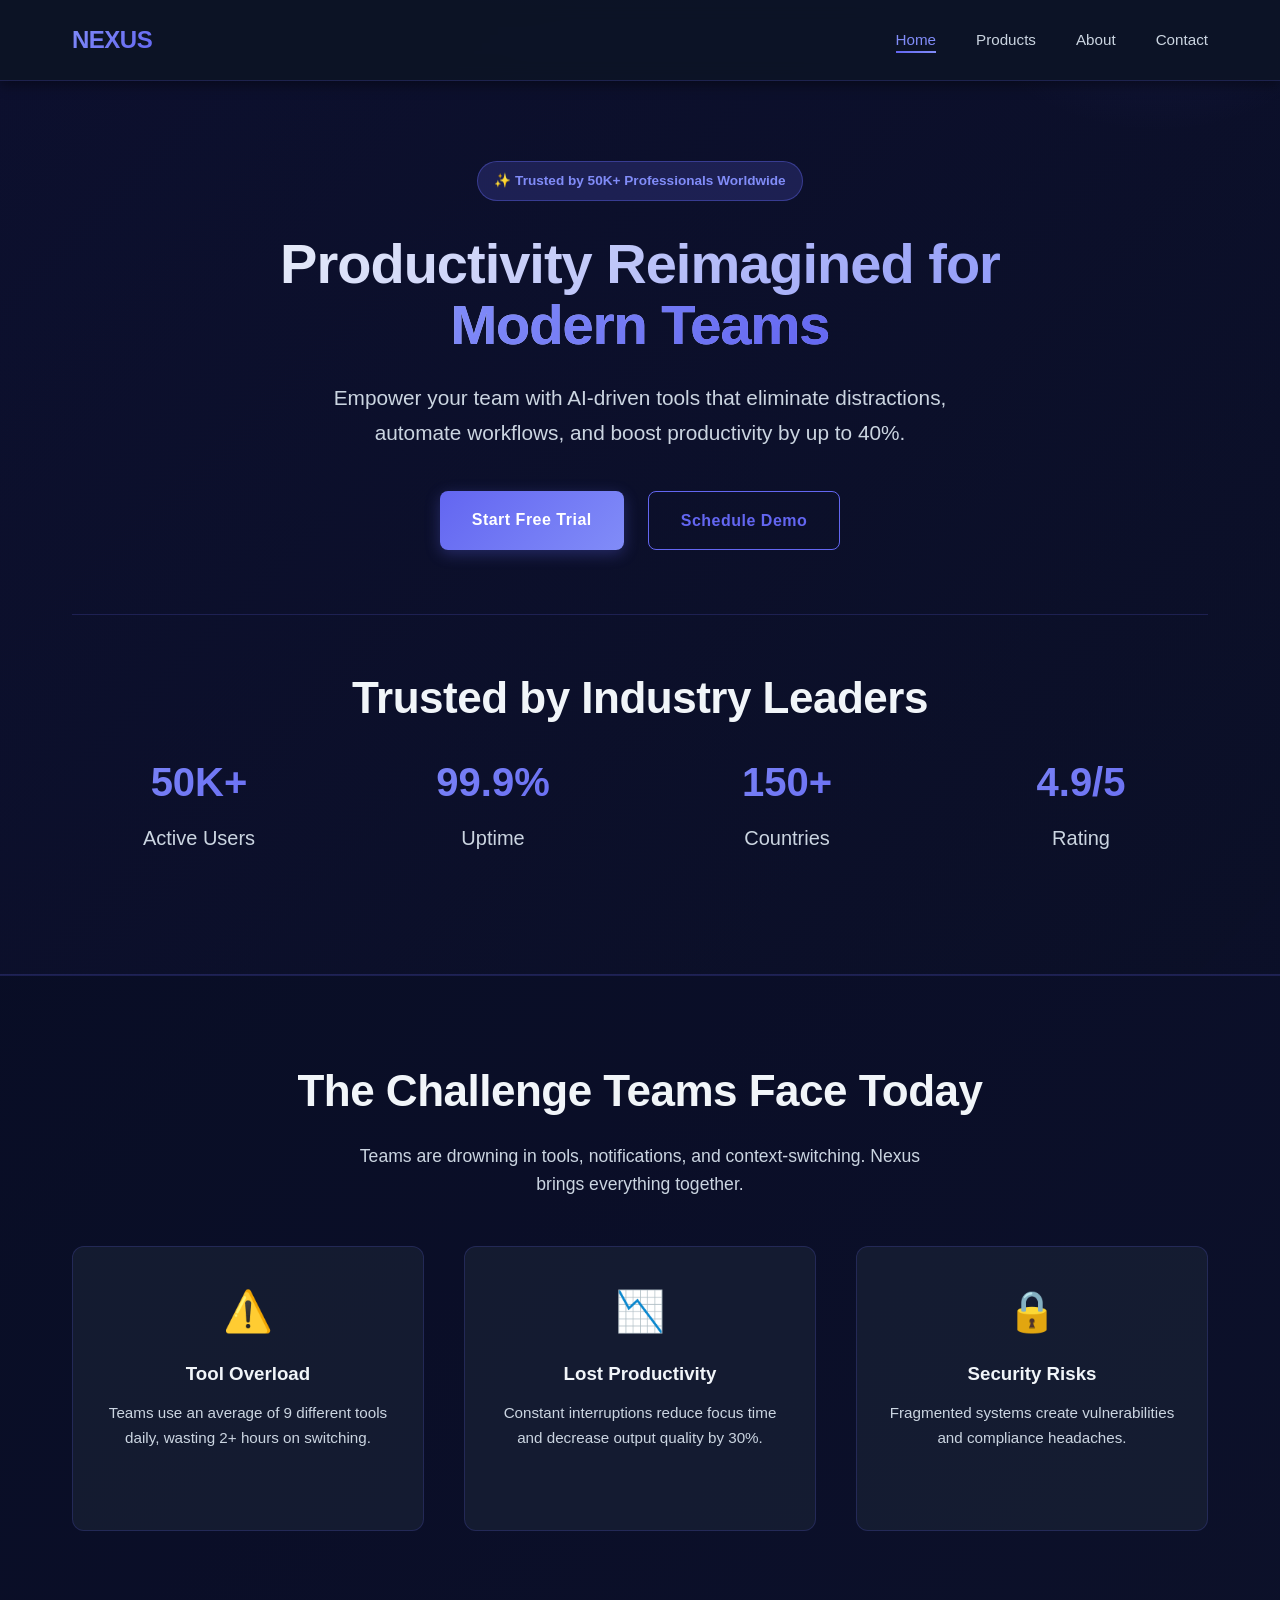
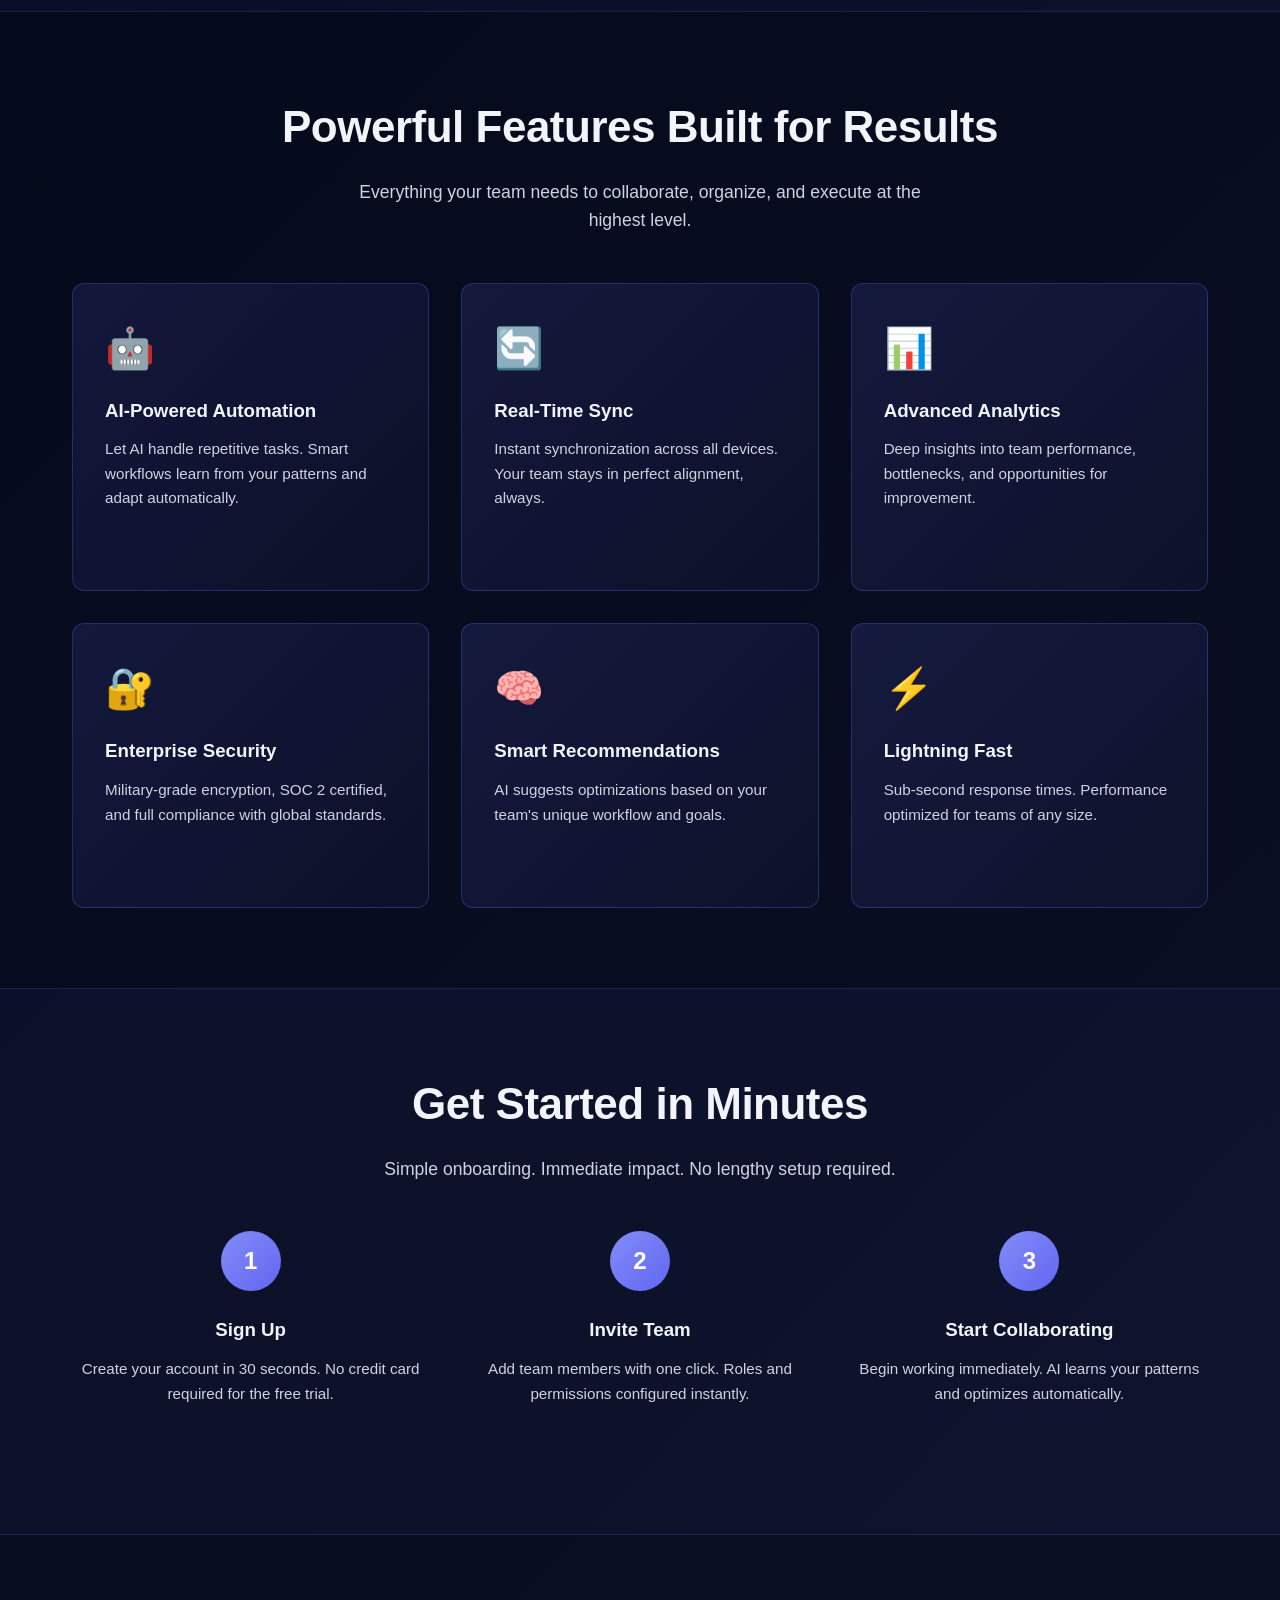
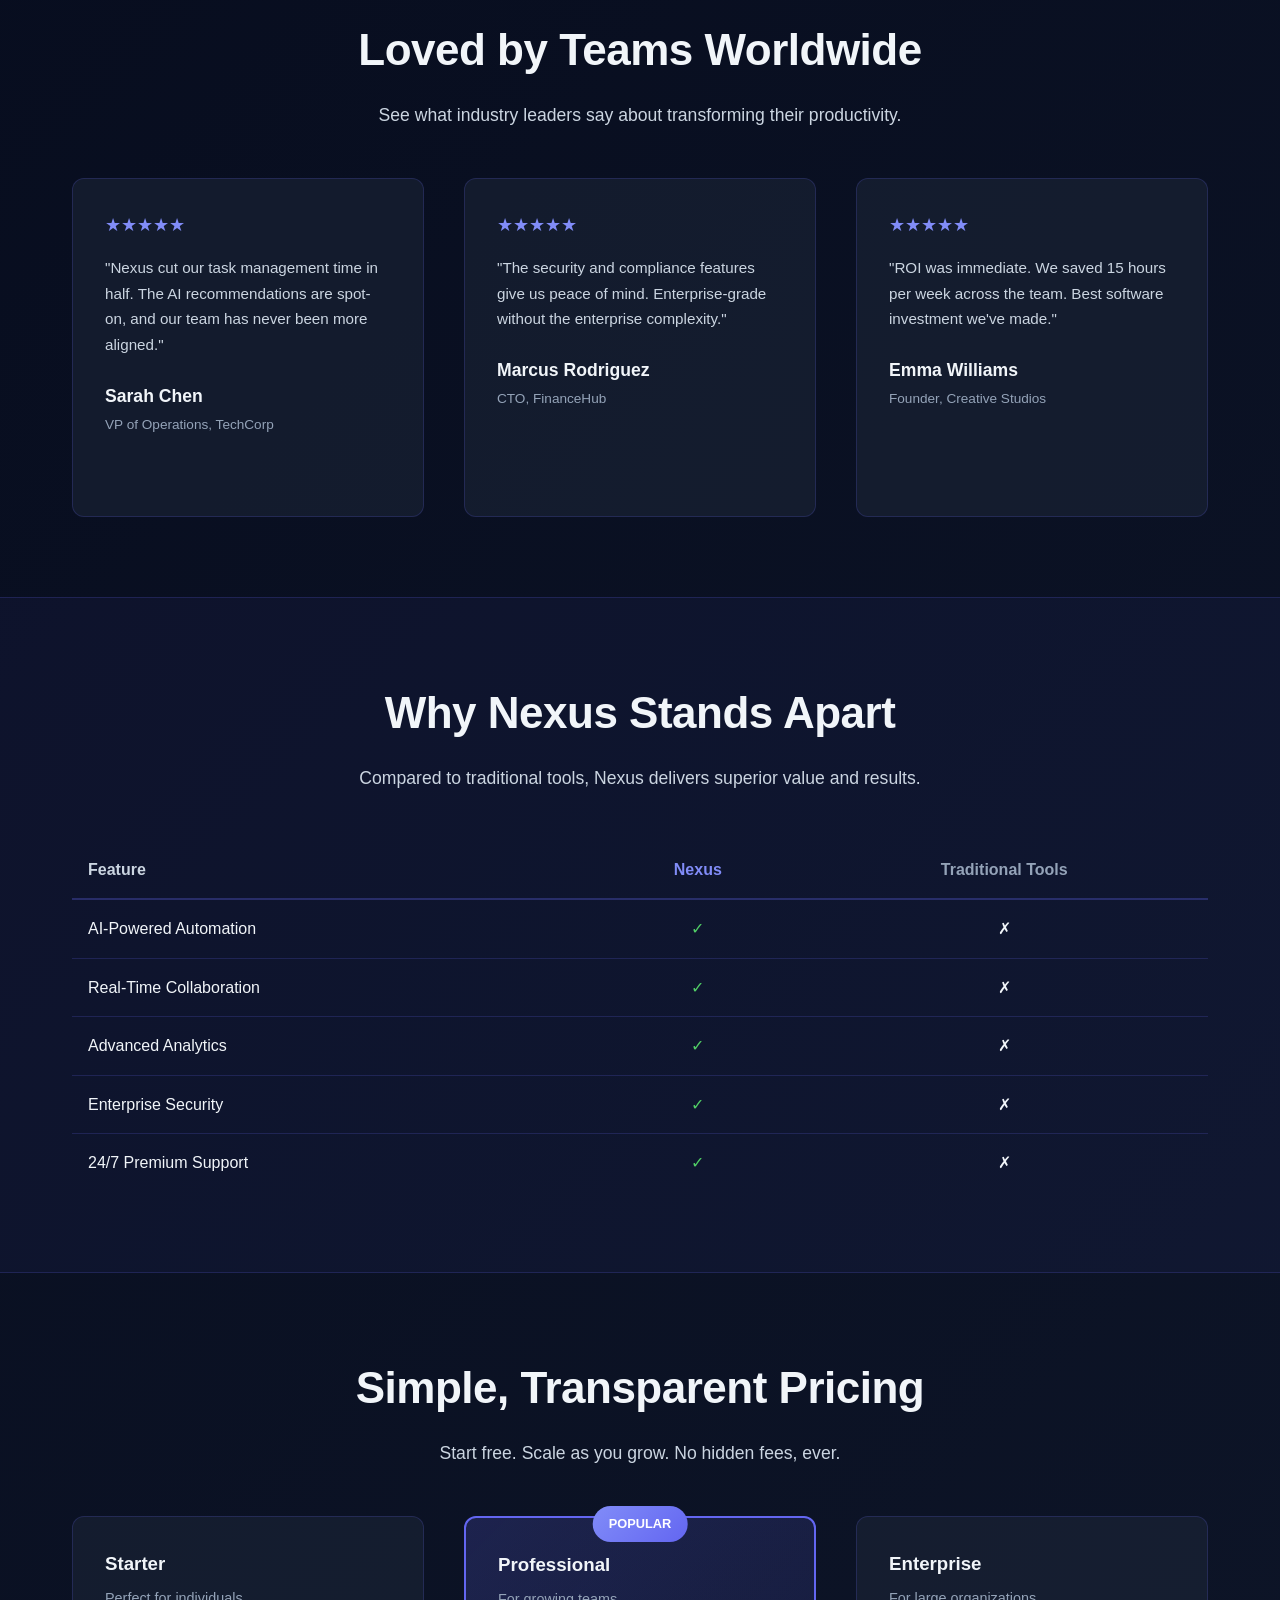
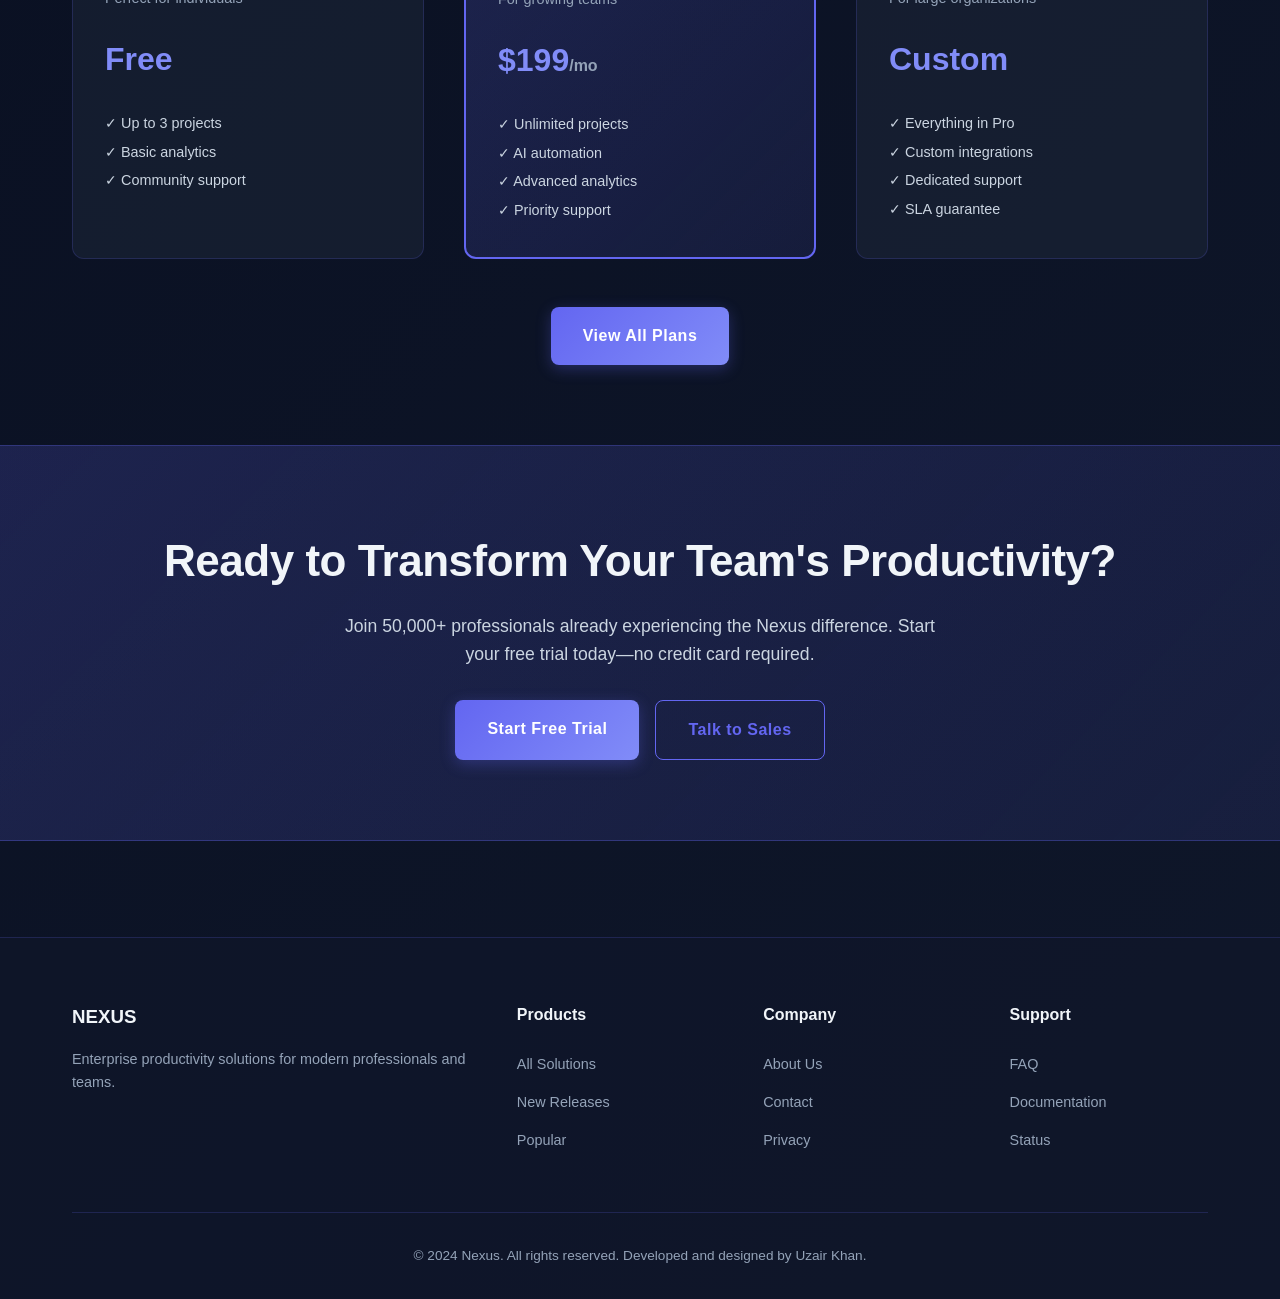
<file: index.html>
<!DOCTYPE html>
<html lang="en">
<head>
    <meta charset="UTF-8">
    <meta name="viewport" content="width=device-width, initial-scale=1.0">
    <meta name="description" content="Nexus - Enterprise productivity solutions trusted by 50K+ professionals worldwide. Boost team efficiency by 40% with AI-powered tools.">
    <meta name="keywords" content="productivity, enterprise tools, team collaboration, AI, SaaS">
    <link rel="icon" type="image/x-icon" href="assets/web-icon.jpg">
    <title>Nexus - Enterprise Productivity Redefined</title>
    <link rel="stylesheet" href="css/style.css">
</head>
<body>
    <header>
        <nav class="container">
            <div class="logo"><a href="index.html" class="active">NEXUS</a></div>
            <ul class="nav-links">
                <li><a href="index.html" class="active">Home</a></li>
                <li><a href="products.html">Products</a></li>
                <li><a href="about.html">About</a></li>
                <li><a href="contact.html">Contact</a></li>
            </ul>
            <div class="menu-toggle">
                <span></span>
                <span></span>
                <span></span>
            </div>
        </nav>
    </header>

    <section class="hero">
        <div class="container">
            <!-- Badge -->
            <div style="text-align: center; margin-bottom: 2rem;">
                <span style="display: inline-block; padding: 0.5rem 1rem; background: rgba(99, 102, 241, 0.2); border: 1px solid rgba(99, 102, 241, 0.4); border-radius: 20px; color: var(--accent-light); font-size: 0.85rem; font-weight: 600;">✨ Trusted by 50K+ Professionals Worldwide</span>
            </div>

            <h1 style="font-size: 3.5rem; line-height: 1.1; margin-bottom: 1.5rem; max-width: 900px; margin-left: auto; margin-right: auto;">
                Productivity Reimagined for <span style="background: linear-gradient(135deg, #818CF8 0%, #6366F1 100%); -webkit-background-clip: text; -webkit-text-fill-color: transparent; background-clip: text;">Modern Teams</span>
            </h1>
            
            <p style="font-size: 1.3rem; color: var(--text-secondary); max-width: 700px; margin: 0 auto 2.5rem; line-height: 1.7;">
                Empower your team with AI-driven tools that eliminate distractions, automate workflows, and boost productivity by up to 40%.
            </p>

            <div class="hero-buttons">
                <a href="products.html" class="btn btn-primary" style="padding: 1rem 2rem; font-size: 1rem;">Start Free Trial</a>
                <a href="contact.html" class="btn btn-outline" style="padding: 1rem 2rem; font-size: 1rem;">Schedule Demo</a>
            </div>
            
                
            <div  style="margin-top: 4rem; padding-top: 3rem; border-top: 1px solid rgba(99, 102, 241, 0.2)">
            <h2>Trusted by Industry Leaders</h2>
            <div class="grid-4">
                <div style="text-align: center;">
                    <div style="font-size: 2.5rem; font-weight: 800; background: linear-gradient(135deg, #818CF8 0%, #6366F1 100%); -webkit-background-clip: text; -webkit-text-fill-color: transparent; background-clip: text; margin-bottom: 0.5rem;">50K+</div>
                    <p style="color: var(--text-secondary);">Active Users</p>
                </div>
                <div style="text-align: center;">
                    <div style="font-size: 2.5rem; font-weight: 800; background: linear-gradient(135deg, #818CF8 0%, #6366F1 100%); -webkit-background-clip: text; -webkit-text-fill-color: transparent; background-clip: text; margin-bottom: 0.5rem;">99.9%</div>
                    <p style="color: var(--text-secondary);">Uptime</p>
                </div>
                <div style="text-align: center;">
                    <div style="font-size: 2.5rem; font-weight: 800; background: linear-gradient(135deg, #818CF8 0%, #6366F1 100%); -webkit-background-clip: text; -webkit-text-fill-color: transparent; background-clip: text; margin-bottom: 0.5rem;">150+</div>
                    <p style="color: var(--text-secondary);">Countries</p>
                </div>
                <div style="text-align: center;">
                    <div style="font-size: 2.5rem; font-weight: 800; background: linear-gradient(135deg, #818CF8 0%, #6366F1 100%); -webkit-background-clip: text; -webkit-text-fill-color: transparent; background-clip: text; margin-bottom: 0.5rem;">4.9/5</div>
                    <p style="color: var(--text-secondary);">Rating</p>
                </div>
            </div>
        </div>

        </div>
    </section>

  
    <section style="background: rgba(99, 102, 241, 0.05); border-top: 1px solid rgba(99, 102, 241, 0.2); border-bottom: 1px solid rgba(99, 102, 241, 0.2);">
        <div class="container">
            <h2 style="text-align: center; margin-bottom: 1rem;">The Challenge Teams Face Today</h2>
            <p style="text-align: center; color: var(--text-secondary); margin-bottom: 3rem; max-width: 600px; margin-left: auto; margin-right: auto;">Teams are drowning in tools, notifications, and context-switching. Nexus brings everything together.</p>
            
            <div class="grid-3">
                <div style="padding: 2rem; background: rgba(30, 41, 59, 0.5); border: 1px solid rgba(99, 102, 241, 0.2); border-radius: 12px; text-align: center;">
                    <div style="font-size: 2.5rem; margin-bottom: 1rem;">⚠️</div>
                    <h3 style="color: var(--text-primary); margin-bottom: 0.75rem; font-weight: 700;">Tool Overload</h3>
                    <p style="color: var(--text-secondary); font-size: 0.95rem;">Teams use an average of 9 different tools daily, wasting 2+ hours on switching.</p>
                </div>
                <div style="padding: 2rem; background: rgba(30, 41, 59, 0.5); border: 1px solid rgba(99, 102, 241, 0.2); border-radius: 12px; text-align: center;">
                    <div style="font-size: 2.5rem; margin-bottom: 1rem;">📉</div>
                    <h3 style="color: var(--text-primary); margin-bottom: 0.75rem; font-weight: 700;">Lost Productivity</h3>
                    <p style="color: var(--text-secondary); font-size: 0.95rem;">Constant interruptions reduce focus time and decrease output quality by 30%.</p>
                </div>
                <div style="padding: 2rem; background: rgba(30, 41, 59, 0.5); border: 1px solid rgba(99, 102, 241, 0.2); border-radius: 12px; text-align: center;">
                    <div style="font-size: 2.5rem; margin-bottom: 1rem;">🔒</div>
                    <h3 style="color: var(--text-primary); margin-bottom: 0.75rem; font-weight: 700;">Security Risks</h3>
                    <p style="color: var(--text-secondary); font-size: 0.95rem;">Fragmented systems create vulnerabilities and compliance headaches.</p>
                </div>
            </div>
        </div>
    </section>


    <section>
        <div class="container">
            <h2 style="text-align: center; margin-bottom: 1rem;">Powerful Features Built for Results</h2>
            <p style="text-align: center; color: var(--text-secondary); margin-bottom: 3rem; max-width: 600px; margin-left: auto; margin-right: auto;">Everything your team needs to collaborate, organize, and execute at the highest level.</p>
            
            <div style="display: grid; grid-template-columns: repeat(auto-fit, minmax(280px, 1fr)); gap: 2rem;">
                <!-- Feature 1 -->
                <div style="padding: 2rem; background: linear-gradient(135deg, rgba(99, 102, 241, 0.15) 0%, rgba(99, 102, 241, 0.05) 100%); border: 1px solid rgba(99, 102, 241, 0.3); border-radius: 12px; transition: var(--transition); cursor: pointer;" onmouseover="this.style.transform='translateY(-4px)'; this.style.boxShadow='0 12px 40px rgba(99, 102, 241, 0.2)'" onmouseout="this.style.transform='translateY(0)'; this.style.boxShadow='none'">
                    <div style="font-size: 2.5rem; margin-bottom: 1rem;">🤖</div>
                    <h3 style="color: var(--text-primary); margin-bottom: 0.75rem; font-weight: 700;">AI-Powered Automation</h3>
                    <p style="color: var(--text-secondary); font-size: 0.95rem;">Let AI handle repetitive tasks. Smart workflows learn from your patterns and adapt automatically.</p>
                </div>

               
                <div style="padding: 2rem; background: linear-gradient(135deg, rgba(99, 102, 241, 0.15) 0%, rgba(99, 102, 241, 0.05) 100%); border: 1px solid rgba(99, 102, 241, 0.3); border-radius: 12px; transition: var(--transition); cursor: pointer;" onmouseover="this.style.transform='translateY(-4px)'; this.style.boxShadow='0 12px 40px rgba(99, 102, 241, 0.2)'" onmouseout="this.style.transform='translateY(0)'; this.style.boxShadow='none'">
                    <div style="font-size: 2.5rem; margin-bottom: 1rem;">🔄</div>
                    <h3 style="color: var(--text-primary); margin-bottom: 0.75rem; font-weight: 700;">Real-Time Sync</h3>
                    <p style="color: var(--text-secondary); font-size: 0.95rem;">Instant synchronization across all devices. Your team stays in perfect alignment, always.</p>
                </div>

               
                <div style="padding: 2rem; background: linear-gradient(135deg, rgba(99, 102, 241, 0.15) 0%, rgba(99, 102, 241, 0.05) 100%); border: 1px solid rgba(99, 102, 241, 0.3); border-radius: 12px; transition: var(--transition); cursor: pointer;" onmouseover="this.style.transform='translateY(-4px)'; this.style.boxShadow='0 12px 40px rgba(99, 102, 241, 0.2)'" onmouseout="this.style.transform='translateY(0)'; this.style.boxShadow='none'">
                    <div style="font-size: 2.5rem; margin-bottom: 1rem;">📊</div>
                    <h3 style="color: var(--text-primary); margin-bottom: 0.75rem; font-weight: 700;">Advanced Analytics</h3>
                    <p style="color: var(--text-secondary); font-size: 0.95rem;">Deep insights into team performance, bottlenecks, and opportunities for improvement.</p>
                </div>

                <div style="padding: 2rem; background: linear-gradient(135deg, rgba(99, 102, 241, 0.15) 0%, rgba(99, 102, 241, 0.05) 100%); border: 1px solid rgba(99, 102, 241, 0.3); border-radius: 12px; transition: var(--transition); cursor: pointer;" onmouseover="this.style.transform='translateY(-4px)'; this.style.boxShadow='0 12px 40px rgba(99, 102, 241, 0.2)'" onmouseout="this.style.transform='translateY(0)'; this.style.boxShadow='none'">
                    <div style="font-size: 2.5rem; margin-bottom: 1rem;">🔐</div>
                    <h3 style="color: var(--text-primary); margin-bottom: 0.75rem; font-weight: 700;">Enterprise Security</h3>
                    <p style="color: var(--text-secondary); font-size: 0.95rem;">Military-grade encryption, SOC 2 certified, and full compliance with global standards.</p>
                </div>

               
                <div style="padding: 2rem; background: linear-gradient(135deg, rgba(99, 102, 241, 0.15) 0%, rgba(99, 102, 241, 0.05) 100%); border: 1px solid rgba(99, 102, 241, 0.3); border-radius: 12px; transition: var(--transition); cursor: pointer;" onmouseover="this.style.transform='translateY(-4px)'; this.style.boxShadow='0 12px 40px rgba(99, 102, 241, 0.2)'" onmouseout="this.style.transform='translateY(0)'; this.style.boxShadow='none'">
                    <div style="font-size: 2.5rem; margin-bottom: 1rem;">🧠</div>
                    <h3 style="color: var(--text-primary); margin-bottom: 0.75rem; font-weight: 700;">Smart Recommendations</h3>
                    <p style="color: var(--text-secondary); font-size: 0.95rem;">AI suggests optimizations based on your team's unique workflow and goals.</p>
                </div>

               
                <div style="padding: 2rem; background: linear-gradient(135deg, rgba(99, 102, 241, 0.15) 0%, rgba(99, 102, 241, 0.05) 100%); border: 1px solid rgba(99, 102, 241, 0.3); border-radius: 12px; transition: var(--transition); cursor: pointer;" onmouseover="this.style.transform='translateY(-4px)'; this.style.boxShadow='0 12px 40px rgba(99, 102, 241, 0.2)'" onmouseout="this.style.transform='translateY(0)'; this.style.boxShadow='none'">
                    <div style="font-size: 2.5rem; margin-bottom: 1rem;">⚡</div>
                    <h3 style="color: var(--text-primary); margin-bottom: 0.75rem; font-weight: 700;">Lightning Fast</h3>
                    <p style="color: var(--text-secondary); font-size: 0.95rem;">Sub-second response times. Performance optimized for teams of any size.</p>
                </div>
            </div>
        </div>
    </section>

    <section style="background: rgba(99, 102, 241, 0.05); border-top: 1px solid rgba(99, 102, 241, 0.2); border-bottom: 1px solid rgba(99, 102, 241, 0.2);">
        <div class="container">
            <h2 style="text-align: center; margin-bottom: 1rem;">Get Started in Minutes</h2>
            <p style="text-align: center; color: var(--text-secondary); margin-bottom: 3rem; max-width: 600px; margin-left: auto; margin-right: auto;">Simple onboarding. Immediate impact. No lengthy setup required.</p>
            
            <div style="display: grid; grid-template-columns: repeat(auto-fit, minmax(250px, 1fr)); gap: 2rem; position: relative;">
             
                <div style="text-align: center;">
                    <div style="width: 60px; height: 60px; background: linear-gradient(135deg, #818CF8 0%, #6366F1 100%); border-radius: 50%; display: flex; align-items: center; justify-content: center; color: #fff; font-size: 1.5rem; font-weight: 800; margin: 0 auto 1.5rem;">1</div>
                    <h3 style="color: var(--text-primary); margin-bottom: 0.75rem; font-weight: 700;">Sign Up</h3>
                    <p style="color: var(--text-secondary); font-size: 0.95rem;">Create your account in 30 seconds. No credit card required for the free trial.</p>
                </div>

               
                <div style="text-align: center;">
                    <div style="width: 60px; height: 60px; background: linear-gradient(135deg, #818CF8 0%, #6366F1 100%); border-radius: 50%; display: flex; align-items: center; justify-content: center; color: #fff; font-size: 1.5rem; font-weight: 800; margin: 0 auto 1.5rem;">2</div>
                    <h3 style="color: var(--text-primary); margin-bottom: 0.75rem; font-weight: 700;">Invite Team</h3>
                    <p style="color: var(--text-secondary); font-size: 0.95rem;">Add team members with one click. Roles and permissions configured instantly.</p>
                </div>

              
                <div style="text-align: center;">
                    <div style="width: 60px; height: 60px; background: linear-gradient(135deg, #818CF8 0%, #6366F1 100%); border-radius: 50%; display: flex; align-items: center; justify-content: center; color: #fff; font-size: 1.5rem; font-weight: 800; margin: 0 auto 1.5rem;">3</div>
                    <h3 style="color: var(--text-primary); margin-bottom: 0.75rem; font-weight: 700;">Start Collaborating</h3>
                    <p style="color: var(--text-secondary); font-size: 0.95rem;">Begin working immediately. AI learns your patterns and optimizes automatically.</p>
                </div>
            </div>
        </div>
    </section>

   
    <section>
        <div class="container">
            <h2 style="text-align: center; margin-bottom: 1rem;">Loved by Teams Worldwide</h2>
            <p style="text-align: center; color: var(--text-secondary); margin-bottom: 3rem; max-width: 600px; margin-left: auto; margin-right: auto;">See what industry leaders say about transforming their productivity.</p>
            
            <div class="grid-3">
               
                <div style="padding: 2rem; background: rgba(30, 41, 59, 0.5); border: 1px solid rgba(99, 102, 241, 0.2); border-radius: 12px;">
                    <div style="color: #818CF8; margin-bottom: 1rem; font-size: 1.1rem;">★★★★★</div>
                    <p style="color: var(--text-secondary); margin-bottom: 1.5rem; line-height: 1.7; font-size: 0.95rem;">"Nexus cut our task management time in half. The AI recommendations are spot-on, and our team has never been more aligned."</p>
                    <div>
                        <p style="color: var(--text-primary); font-weight: 700; margin-bottom: 0.25rem;">Sarah Chen</p>
                        <p style="color: var(--text-muted); font-size: 0.85rem;">VP of Operations, TechCorp</p>
                    </div>
                </div>

               
                <div style="padding: 2rem; background: rgba(30, 41, 59, 0.5); border: 1px solid rgba(99, 102, 241, 0.2); border-radius: 12px;">
                    <div style="color: #818CF8; margin-bottom: 1rem; font-size: 1.1rem;">★★★★★</div>
                    <p style="color: var(--text-secondary); margin-bottom: 1.5rem; line-height: 1.7; font-size: 0.95rem;">"The security and compliance features give us peace of mind. Enterprise-grade without the enterprise complexity."</p>
                    <div>
                        <p style="color: var(--text-primary); font-weight: 700; margin-bottom: 0.25rem;">Marcus Rodriguez</p>
                        <p style="color: var(--text-muted); font-size: 0.85rem;">CTO, FinanceHub</p>
                    </div>
                </div>

               
                <div style="padding: 2rem; background: rgba(30, 41, 59, 0.5); border: 1px solid rgba(99, 102, 241, 0.2); border-radius: 12px;">
                    <div style="color: #818CF8; margin-bottom: 1rem; font-size: 1.1rem;">★★★★★</div>
                    <p style="color: var(--text-secondary); margin-bottom: 1.5rem; line-height: 1.7; font-size: 0.95rem;">"ROI was immediate. We saved 15 hours per week across the team. Best software investment we've made."</p>
                    <div>
                        <p style="color: var(--text-primary); font-weight: 700; margin-bottom: 0.25rem;">Emma Williams</p>
                        <p style="color: var(--text-muted); font-size: 0.85rem;">Founder, Creative Studios</p>
                    </div>
                </div>
            </div>
        </div>
    </section>

    
    <section style="background: rgba(99, 102, 241, 0.05); border-top: 1px solid rgba(99, 102, 241, 0.2); border-bottom: 1px solid rgba(99, 102, 241, 0.2);">
        <div class="container">
            <h2 style="text-align: center; margin-bottom: 1rem;">Why Nexus Stands Apart</h2>
            <p style="text-align: center; color: var(--text-secondary); margin-bottom: 3rem; max-width: 600px; margin-left: auto; margin-right: auto;">Compared to traditional tools, Nexus delivers superior value and results.</p>
            
            <div style="overflow-x: auto;">
                <table style="width: 100%; border-collapse: collapse; color: var(--text-primary);">
                    <thead>
                        <tr style="border-bottom: 2px solid rgba(99, 102, 241, 0.3);">
                            <th style="text-align: left; padding: 1rem; color: var(--text-secondary);">Feature</th>
                            <th style="text-align: center; padding: 1rem; color: var(--accent-light); font-weight: 700;">Nexus</th>
                            <th style="text-align: center; padding: 1rem; color: var(--text-muted);">Traditional Tools</th>
                        </tr>
                    </thead>
                    <tbody>
                        <tr style="border-bottom: 1px solid rgba(99, 102, 241, 0.2);">
                            <td style="padding: 1rem;">AI-Powered Automation</td>
                            <td style="text-align: center; padding: 1rem; color: #51CF66;">✓</td>
                            <td style="text-align: center; padding: 1rem;">✗</td>
                        </tr>
                        <tr style="border-bottom: 1px solid rgba(99, 102, 241, 0.2);">
                            <td style="padding: 1rem;">Real-Time Collaboration</td>
                            <td style="text-align: center; padding: 1rem; color: #51CF66;">✓</td>
                            <td style="text-align: center; padding: 1rem;">✗</td>
                        </tr>
                        <tr style="border-bottom: 1px solid rgba(99, 102, 241, 0.2);">
                            <td style="padding: 1rem;">Advanced Analytics</td>
                            <td style="text-align: center; padding: 1rem; color: #51CF66;">✓</td>
                            <td style="text-align: center; padding: 1rem;">✗</td>
                        </tr>
                        <tr style="border-bottom: 1px solid rgba(99, 102, 241, 0.2);">
                            <td style="padding: 1rem;">Enterprise Security</td>
                            <td style="text-align: center; padding: 1rem; color: #51CF66;">✓</td>
                            <td style="text-align: center; padding: 1rem;">✗</td>
                        </tr>
                        <tr>
                            <td style="padding: 1rem;">24/7 Premium Support</td>
                            <td style="text-align: center; padding: 1rem; color: #51CF66;">✓</td>
                            <td style="text-align: center; padding: 1rem;">✗</td>
                        </tr>
                    </tbody>
                </table>
            </div>
        </div>
    </section>

    <section>
        <div class="container">
            <h2 style="text-align: center; margin-bottom: 1rem;">Simple, Transparent Pricing</h2>
            <p style="text-align: center; color: var(--text-secondary); margin-bottom: 3rem; max-width: 600px; margin-left: auto; margin-right: auto;">Start free. Scale as you grow. No hidden fees, ever.</p>
            
            <div class="grid-3">
                <!-- Starter -->
                <div style="padding: 2rem; background: rgba(30, 41, 59, 0.5); border: 1px solid rgba(99, 102, 241, 0.2); border-radius: 12px;">
                    <h3 style="color: var(--text-primary); margin-bottom: 0.5rem; font-weight: 700;">Starter</h3>
                    <p style="color: var(--text-muted); font-size: 0.9rem; margin-bottom: 1.5rem;">Perfect for individuals</p>
                    <div style="font-size: 2rem; font-weight: 800; color: var(--accent-light); margin-bottom: 1.5rem;">Free</div>
                    <ul style="color: var(--text-secondary); font-size: 0.9rem; line-height: 2;">
                        <li>✓ Up to 3 projects</li>
                        <li>✓ Basic analytics</li>
                        <li>✓ Community support</li>
                    </ul>
                </div>

               
                <div style="padding: 2rem; background: linear-gradient(135deg, rgba(99, 102, 241, 0.2) 0%, rgba(99, 102, 241, 0.1) 100%); border: 2px solid var(--accent); border-radius: 12px; position: relative;">
                    <div style="position: absolute; top: -12px; left: 50%; transform: translateX(-50%); background: linear-gradient(135deg, #818CF8 0%, #6366F1 100%); color: #fff; padding: 0.5rem 1rem; border-radius: 20px; font-size: 0.8rem; font-weight: 700;">POPULAR</div>
                    <h3 style="color: var(--text-primary); margin-bottom: 0.5rem; font-weight: 700;">Professional</h3>
                    <p style="color: var(--text-muted); font-size: 0.9rem; margin-bottom: 1.5rem;">For growing teams</p>
                    <div style="font-size: 2rem; font-weight: 800; color: var(--accent-light); margin-bottom: 1.5rem;">$199<span style="font-size: 1rem; color: var(--text-muted);">/mo</span></div>
                    <ul style="color: var(--text-secondary); font-size: 0.9rem; line-height: 2;">
                        <li>✓ Unlimited projects</li>
                        <li>✓ AI automation</li>
                        <li>✓ Advanced analytics</li>
                        <li>✓ Priority support</li>
                    </ul>
                </div>

              
                <div style="padding: 2rem; background: rgba(30, 41, 59, 0.5); border: 1px solid rgba(99, 102, 241, 0.2); border-radius: 12px;">
                    <h3 style="color: var(--text-primary); margin-bottom: 0.5rem; font-weight: 700;">Enterprise</h3>
                    <p style="color: var(--text-muted); font-size: 0.9rem; margin-bottom: 1.5rem;">For large organizations</p>
                    <div style="font-size: 2rem; font-weight: 800; color: var(--accent-light); margin-bottom: 1.5rem;">Custom</div>
                    <ul style="color: var(--text-secondary); font-size: 0.9rem; line-height: 2;">
                        <li>✓ Everything in Pro</li>
                        <li>✓ Custom integrations</li>
                        <li>✓ Dedicated support</li>
                        <li>✓ SLA guarantee</li>
                    </ul>
                </div>
            </div>

            <div style="text-align: center; margin-top: 3rem;">
                <a href="products.html" class="btn btn-primary" style="padding: 1rem 2rem; font-size: 1rem;">View All Plans</a>
            </div>
        </div>
    </section>

   
    <section style="background: linear-gradient(135deg, rgba(99, 102, 241, 0.2) 0%, rgba(99, 102, 241, 0.1) 100%); border-top: 1px solid rgba(99, 102, 241, 0.3); border-bottom: 1px solid rgba(99, 102, 241, 0.3); text-align: center;">
        <div class="container">
            <h2 style="margin-bottom: 1rem;">Ready to Transform Your Team's Productivity?</h2>
            <p style="color: var(--text-secondary); margin-bottom: 2rem; font-size: 1.1rem; max-width: 600px; margin-left: auto; margin-right: auto;">Join 50,000+ professionals already experiencing the Nexus difference. Start your free trial today—no credit card required.</p>
            <div style="display: flex; gap: 1rem; justify-content: center; flex-wrap: wrap;">
                <a href="products.html" class="btn btn-primary" style="padding: 1rem 2rem; font-size: 1rem;">Start Free Trial</a>
                <a href="contact.html" class="btn btn-outline" style="padding: 1rem 2rem; font-size: 1rem;">Talk to Sales</a>
            </div>
        </div>
    </section>

    
    <footer>
        <div class="container">
            <div class="footer-grid">
                <div class="footer-brand">
                    <h3>NEXUS</h3>
                    <p>Enterprise productivity solutions for modern professionals and teams.</p>
                </div>
                <div class="footer-links">
                    <h4>Products</h4>
                    <ul>
                        <li><a href="products.html">All Solutions</a></li>
                        <li><a href="products.html">New Releases</a></li>
                        <li><a href="products.html">Popular</a></li>
                    </ul>
                </div>
                <div class="footer-links">
                    <h4>Company</h4>
                    <ul>
                        <li><a href="about.html">About Us</a></li>
                        <li><a href="contact.html">Contact</a></li>
                        <li><a href="#privacy">Privacy</a></li>
                    </ul>
                </div>
                <div class="footer-links">
                    <h4>Support</h4>
                    <ul>
                        <li><a href="#faq">FAQ</a></li>
                        <li><a href="#docs">Documentation</a></li>
                        <li><a href="#status">Status</a></li>
                    </ul>
                </div>
            </div>
            <div class="footer-bottom">
                <p>&copy; 2024 Nexus. All rights reserved. Developed and designed by Uzair Khan.</p>
            </div>
        </div>
    </footer>

    <script src="js/script.js"></script>
</body>
</html>
</file>
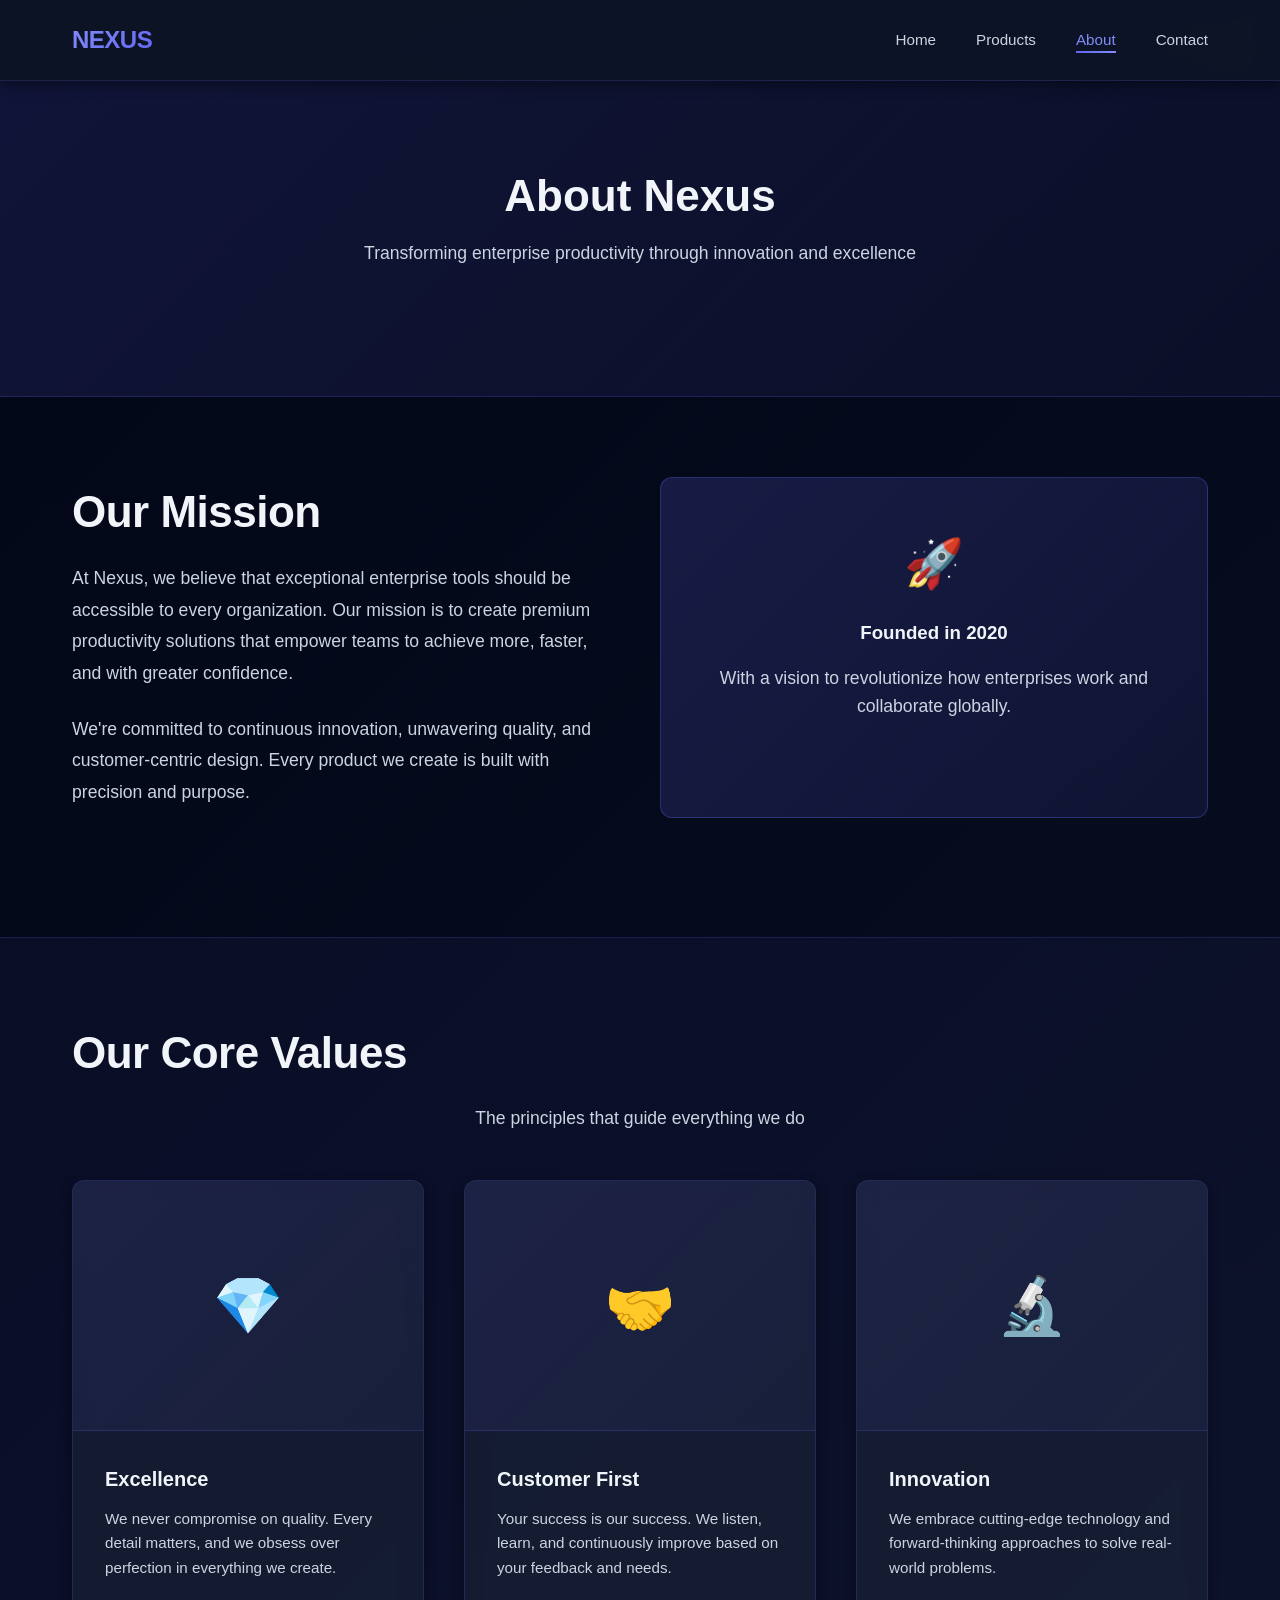
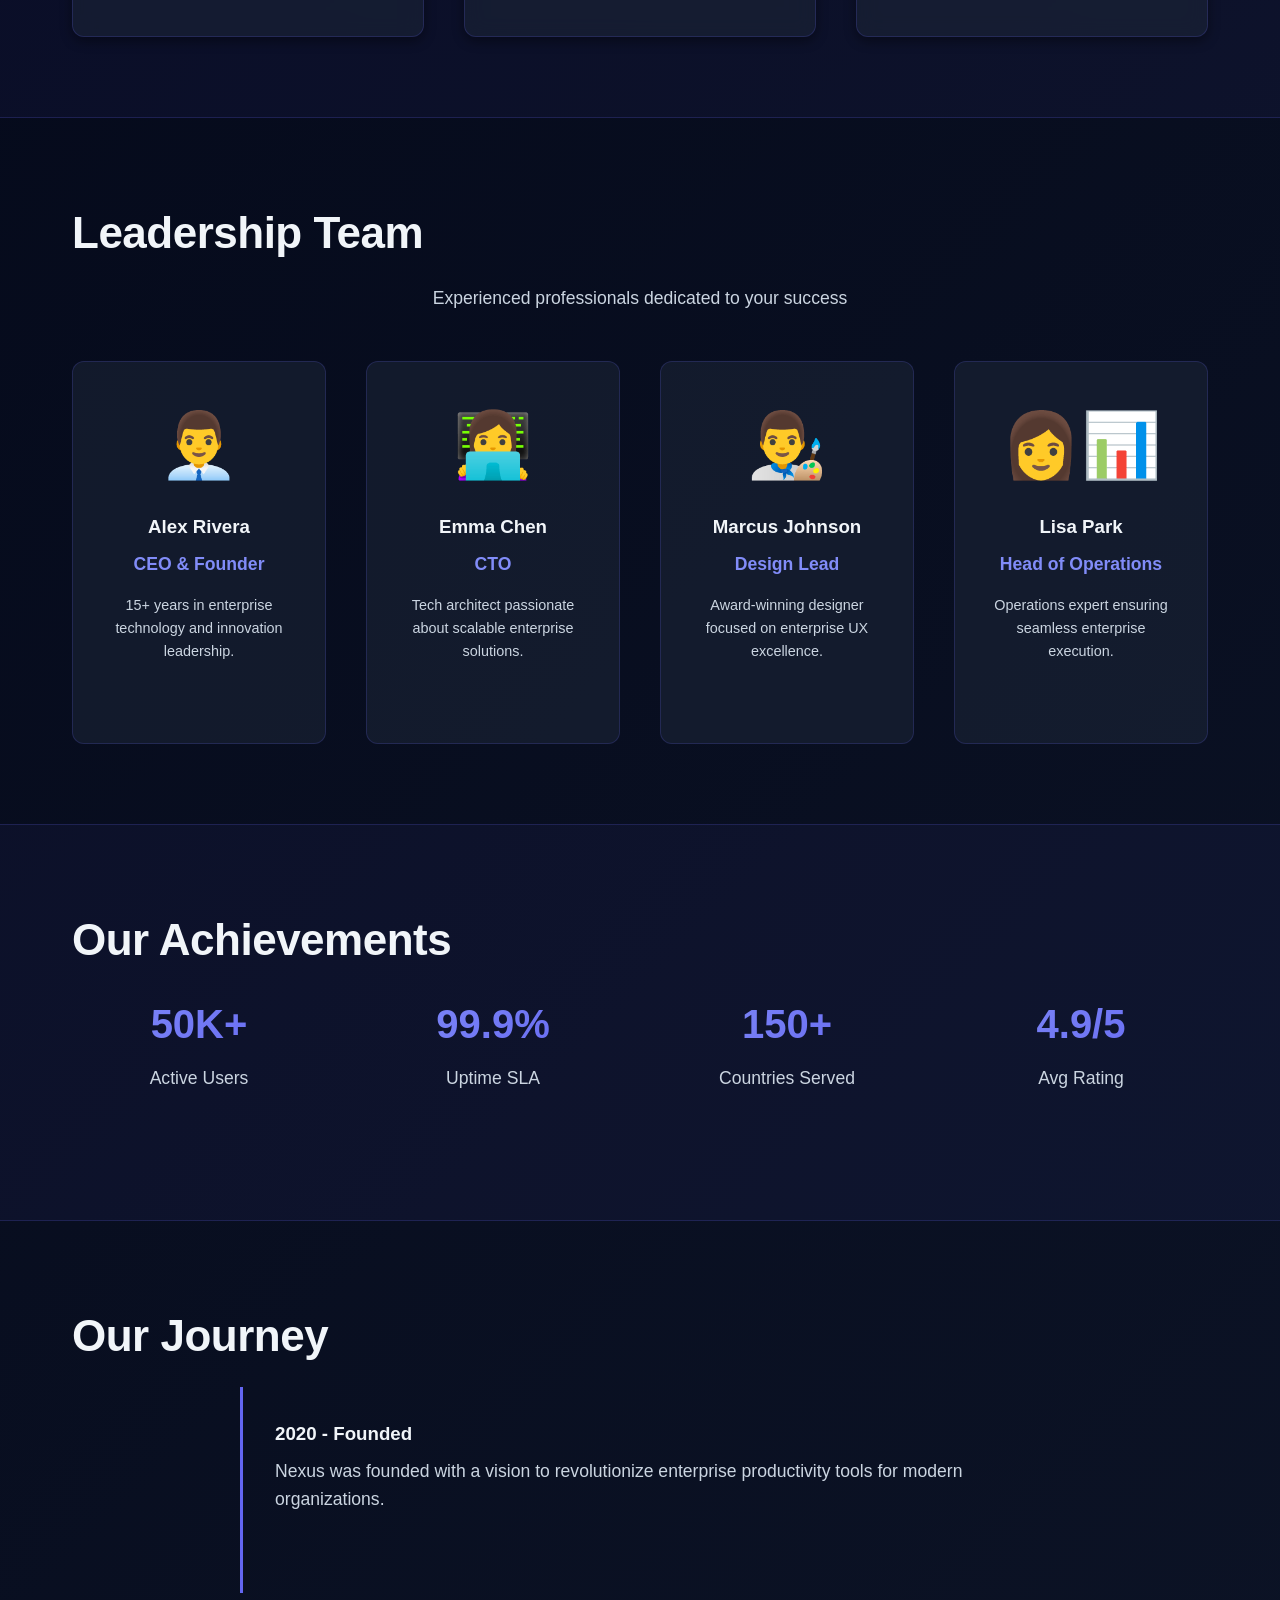
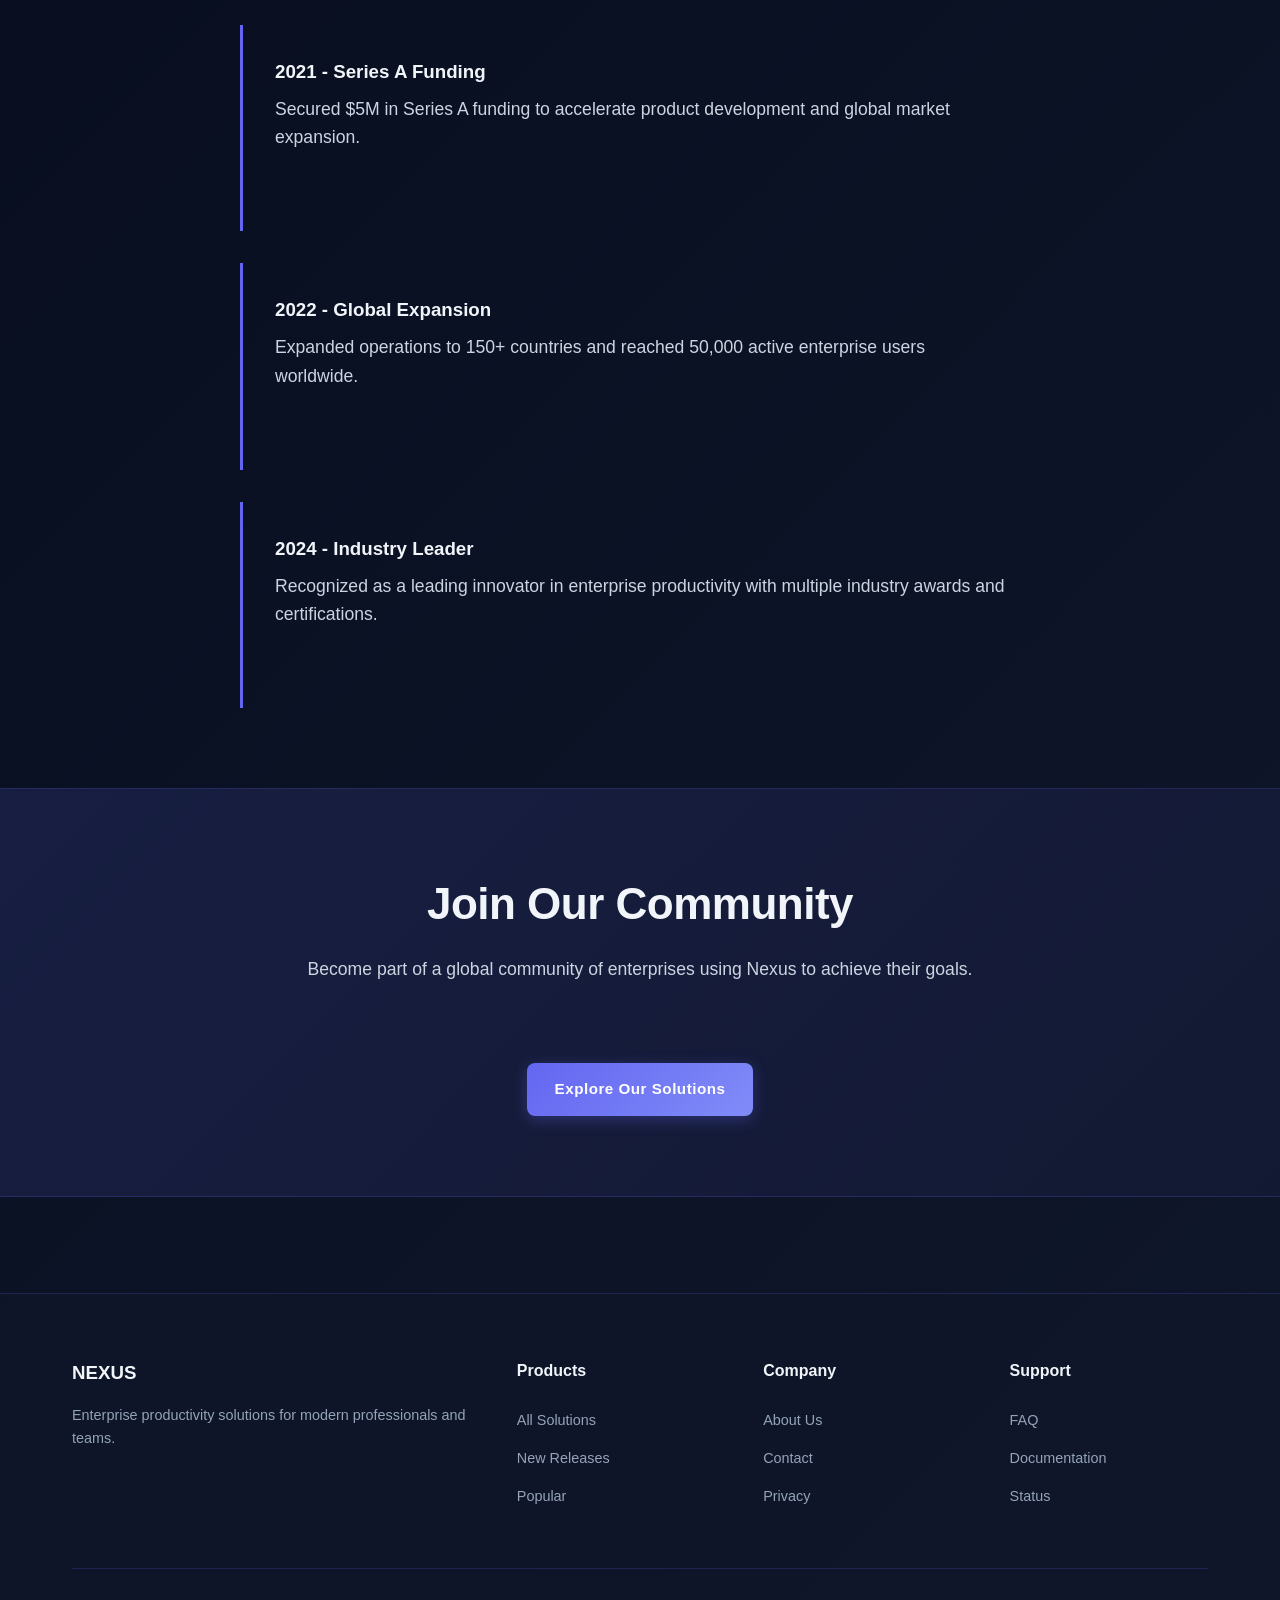
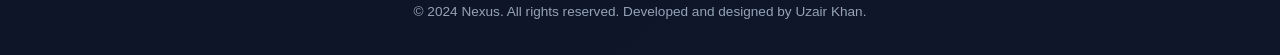
<file: about.html>
<!DOCTYPE html>
<html lang="en">
<head>
    <meta charset="UTF-8">
    <meta name="viewport" content="width=device-width, initial-scale=1.0">
    <meta name="description" content="Learn about Nexus - our mission, values, and leadership team.">
    <meta name="keywords" content="about, company, mission, team, leadership">
    <link rel="icon" type="image/x-icon" href="assets/web-icon.jpg">
    <title>About Us - Nexus</title>
    <link rel="stylesheet" href="css/style.css">
</head>
<body>

    <header>
        <nav class="container">
            <div class="logo"><a href="index.html" class="active">NEXUS</a></div>
            <ul class="nav-links">
                <li><a href="index.html">Home</a></li>
                <li><a href="products.html">Products</a></li>
                <li><a href="about.html" class="active">About</a></li>
                <li><a href="contact.html">Contact</a></li>
            </ul>
            <div class="menu-toggle">
                <span></span>
                <span></span>
                <span></span>
            </div>
        </nav>
    </header>

    
    <section style="background: linear-gradient(135deg, rgba(99, 102, 241, 0.15) 0%, rgba(99, 102, 241, 0.05) 100%); border-bottom: 1px solid rgba(99, 102, 241, 0.2); padding: 5rem 0; text-align: center;">
        <div class="container">
            <h1 style="font-size: 2.75rem; margin-bottom: 0.5rem;">About Nexus</h1>
            <p>Transforming enterprise productivity through innovation and excellence</p>
        </div>
    </section>

    
    <section>
        <div class="container">
            <div class="grid-2">
                <div>
                    <h2>Our Mission</h2>
                    <p style="color: var(--text-secondary); line-height: 1.8; margin-bottom: 1.5rem;">
                        At Nexus, we believe that exceptional enterprise tools should be accessible to every organization. Our mission is to create premium productivity solutions that empower teams to achieve more, faster, and with greater confidence.
                    </p>
                    <p style="color: var(--text-secondary); line-height: 1.8;">
                        We're committed to continuous innovation, unwavering quality, and customer-centric design. Every product we create is built with precision and purpose.
                    </p>
                </div>
                <div>
                    <div style="background: linear-gradient(135deg, rgba(99, 102, 241, 0.2) 0%, rgba(99, 102, 241, 0.1) 100%); border: 1px solid rgba(99, 102, 241, 0.3); border-radius: 12px; padding: 3rem 2rem; text-align: center;">
                        <div style="font-size: 3rem; margin-bottom: 1rem;">🚀</div>
                        <h3 style="color: var(--text-primary); margin-bottom: 0.5rem; font-weight: 700;">Founded in 2020</h3>
                        <p style="color: var(--text-secondary); margin-top: 1rem;">With a vision to revolutionize how enterprises work and collaborate globally.</p>
                    </div>
                </div>
            </div>
        </div>
    </section>

   
    <section style="background: rgba(99, 102, 241, 0.05); border-top: 1px solid rgba(99, 102, 241, 0.2); border-bottom: 1px solid rgba(99, 102, 241, 0.2);">
        <div class="container">
            <h2>Our Core Values</h2>
            <p style="text-align: center; margin-bottom: 3rem;">The principles that guide everything we do</p>
            <div class="grid-3">
                <div class="card">
                    <div class="card-image">💎</div>
                    <div class="card-content">
                        <h3 class="card-title">Excellence</h3>
                        <p class="card-description">We never compromise on quality. Every detail matters, and we obsess over perfection in everything we create.</p>
                    </div>
                </div>
                <div class="card">
                    <div class="card-image">🤝</div>
                    <div class="card-content">
                        <h3 class="card-title">Customer First</h3>
                        <p class="card-description">Your success is our success. We listen, learn, and continuously improve based on your feedback and needs.</p>
                    </div>
                </div>
                <div class="card">
                    <div class="card-image">🔬</div>
                    <div class="card-content">
                        <h3 class="card-title">Innovation</h3>
                        <p class="card-description">We embrace cutting-edge technology and forward-thinking approaches to solve real-world problems.</p>
                    </div>
                </div>
            </div>
        </div>
    </section>

   
    <section>
        <div class="container">
            <h2>Leadership Team</h2>
            <p style="text-align: center; margin-bottom: 3rem;">Experienced professionals dedicated to your success</p>
            <div class="grid-4">
                <div style="text-align: center; padding: 2rem; background: rgba(30, 41, 59, 0.5); border: 1px solid rgba(99, 102, 241, 0.2); border-radius: 12px;">
                    <div style="font-size: 4rem; margin-bottom: 1rem;">👨‍💼</div>
                    <h3 style="color: var(--text-primary); margin-bottom: 0.5rem; font-weight: 700;">Alex Rivera</h3>
                    <p style="color: var(--accent-light); font-weight: 600; margin-bottom: 1rem;">CEO & Founder</p>
                    <p style="color: var(--text-secondary); font-size: 0.9rem;">15+ years in enterprise technology and innovation leadership.</p>
                </div>
                <div style="text-align: center; padding: 2rem; background: rgba(30, 41, 59, 0.5); border: 1px solid rgba(99, 102, 241, 0.2); border-radius: 12px;">
                    <div style="font-size: 4rem; margin-bottom: 1rem;">👩‍💻</div>
                    <h3 style="color: var(--text-primary); margin-bottom: 0.5rem; font-weight: 700;">Emma Chen</h3>
                    <p style="color: var(--accent-light); font-weight: 600; margin-bottom: 1rem;">CTO</p>
                    <p style="color: var(--text-secondary); font-size: 0.9rem;">Tech architect passionate about scalable enterprise solutions.</p>
                </div>
                <div style="text-align: center; padding: 2rem; background: rgba(30, 41, 59, 0.5); border: 1px solid rgba(99, 102, 241, 0.2); border-radius: 12px;">
                    <div style="font-size: 4rem; margin-bottom: 1rem;">👨‍🎨</div>
                    <h3 style="color: var(--text-primary); margin-bottom: 0.5rem; font-weight: 700;">Marcus Johnson</h3>
                    <p style="color: var(--accent-light); font-weight: 600; margin-bottom: 1rem;">Design Lead</p>
                    <p style="color: var(--text-secondary); font-size: 0.9rem;">Award-winning designer focused on enterprise UX excellence.</p>
                </div>
                <div style="text-align: center; padding: 2rem; background: rgba(30, 41, 59, 0.5); border: 1px solid rgba(99, 102, 241, 0.2); border-radius: 12px;">
                    <div style="font-size: 4rem; margin-bottom: 1rem;">👩‍📊</div>
                    <h3 style="color: var(--text-primary); margin-bottom: 0.5rem; font-weight: 700;">Lisa Park</h3>
                    <p style="color: var(--accent-light); font-weight: 600; margin-bottom: 1rem;">Head of Operations</p>
                    <p style="color: var(--text-secondary); font-size: 0.9rem;">Operations expert ensuring seamless enterprise execution.</p>
                </div>
            </div>
        </div>
    </section>

   
    <section style="background: rgba(99, 102, 241, 0.05); border-top: 1px solid rgba(99, 102, 241, 0.2); border-bottom: 1px solid rgba(99, 102, 241, 0.2);">
        <div class="container">
            <h2>Our Achievements</h2>
            <div class="grid-4">
                <div style="text-align: center;">
                    <div style="font-size: 2.5rem; font-weight: 800; background: linear-gradient(135deg, #818CF8 0%, #6366F1 100%); -webkit-background-clip: text; -webkit-text-fill-color: transparent; background-clip: text; margin-bottom: 0.5rem;">50K+</div>
                    <p style="color: var(--text-secondary);">Active Users</p>
                </div>
                <div style="text-align: center;">
                    <div style="font-size: 2.5rem; font-weight: 800; background: linear-gradient(135deg, #818CF8 0%, #6366F1 100%); -webkit-background-clip: text; -webkit-text-fill-color: transparent; background-clip: text; margin-bottom: 0.5rem;">99.9%</div>
                    <p style="color: var(--text-secondary);">Uptime SLA</p>
                </div>
                <div style="text-align: center;">
                    <div style="font-size: 2.5rem; font-weight: 800; background: linear-gradient(135deg, #818CF8 0%, #6366F1 100%); -webkit-background-clip: text; -webkit-text-fill-color: transparent; background-clip: text; margin-bottom: 0.5rem;">150+</div>
                    <p style="color: var(--text-secondary);">Countries Served</p>
                </div>
                <div style="text-align: center;">
                    <div style="font-size: 2.5rem; font-weight: 800; background: linear-gradient(135deg, #818CF8 0%, #6366F1 100%); -webkit-background-clip: text; -webkit-text-fill-color: transparent; background-clip: text; margin-bottom: 0.5rem;">4.9/5</div>
                    <p style="color: var(--text-secondary);">Avg Rating</p>
                </div>
            </div>
        </div>
    </section>

   
    <section>
        <div class="container">
            <h2>Our Journey</h2>
            <div style="max-width: 800px; margin: 0 auto;">
                <div style="padding: 2rem; border-left: 3px solid var(--accent); margin-bottom: 2rem;">
                    <h3 style="color: var(--text-primary); margin-bottom: 0.5rem; font-weight: 700;">2020 - Founded</h3>
                    <p style="color: var(--text-secondary);">Nexus was founded with a vision to revolutionize enterprise productivity tools for modern organizations.</p>
                </div>
                <div style="padding: 2rem; border-left: 3px solid var(--accent); margin-bottom: 2rem;">
                    <h3 style="color: var(--text-primary); margin-bottom: 0.5rem; font-weight: 700;">2021 - Series A Funding</h3>
                    <p style="color: var(--text-secondary);">Secured $5M in Series A funding to accelerate product development and global market expansion.</p>
                </div>
                <div style="padding: 2rem; border-left: 3px solid var(--accent); margin-bottom: 2rem;">
                    <h3 style="color: var(--text-primary); margin-bottom: 0.5rem; font-weight: 700;">2022 - Global Expansion</h3>
                    <p style="color: var(--text-secondary);">Expanded operations to 150+ countries and reached 50,000 active enterprise users worldwide.</p>
                </div>
                <div style="padding: 2rem; border-left: 3px solid var(--accent);">
                    <h3 style="color: var(--text-primary); margin-bottom: 0.5rem; font-weight: 700;">2024 - Industry Leader</h3>
                    <p style="color: var(--text-secondary);">Recognized as a leading innovator in enterprise productivity with multiple industry awards and certifications.</p>
                </div>
            </div>
        </div>
    </section>

    
    <section style="background: linear-gradient(135deg, rgba(99, 102, 241, 0.15) 0%, rgba(99, 102, 241, 0.05) 100%); border-top: 1px solid rgba(99, 102, 241, 0.2); border-bottom: 1px solid rgba(99, 102, 241, 0.2); text-align: center;">
        <div class="container">
            <h2>Join Our Community</h2>
            <p>Become part of a global community of enterprises using Nexus to achieve their goals.</p>
            <a href="products.html" class="btn btn-primary" style="margin-top: 2rem;">Explore Our Solutions</a>
        </div>
    </section>

   
    <footer>
        <div class="container">
            <div class="footer-grid">
                <div class="footer-brand">
                    <h3>NEXUS</h3>
                    <p>Enterprise productivity solutions for modern professionals and teams.</p>
                </div>
                <div class="footer-links">
                    <h4>Products</h4>
                    <ul>
                        <li><a href="products.html">All Solutions</a></li>
                        <li><a href="products.html">New Releases</a></li>
                        <li><a href="products.html">Popular</a></li>
                    </ul>
                </div>
                <div class="footer-links">
                    <h4>Company</h4>
                    <ul>
                        <li><a href="about.html">About Us</a></li>
                        <li><a href="contact.html">Contact</a></li>
                        <li><a href="#privacy">Privacy</a></li>
                    </ul>
                </div>
                <div class="footer-links">
                    <h4>Support</h4>
                    <ul>
                        <li><a href="#faq">FAQ</a></li>
                        <li><a href="#docs">Documentation</a></li>
                        <li><a href="#status">Status</a></li>
                    </ul>
                </div>
            </div>
            <div class="footer-bottom">
                <p>&copy; 2024 Nexus. All rights reserved. Developed and designed by Uzair Khan.</p>
            </div>
        </div>
    </footer>

    <script src="js/script.js"></script>
</body>
</html>
</file>
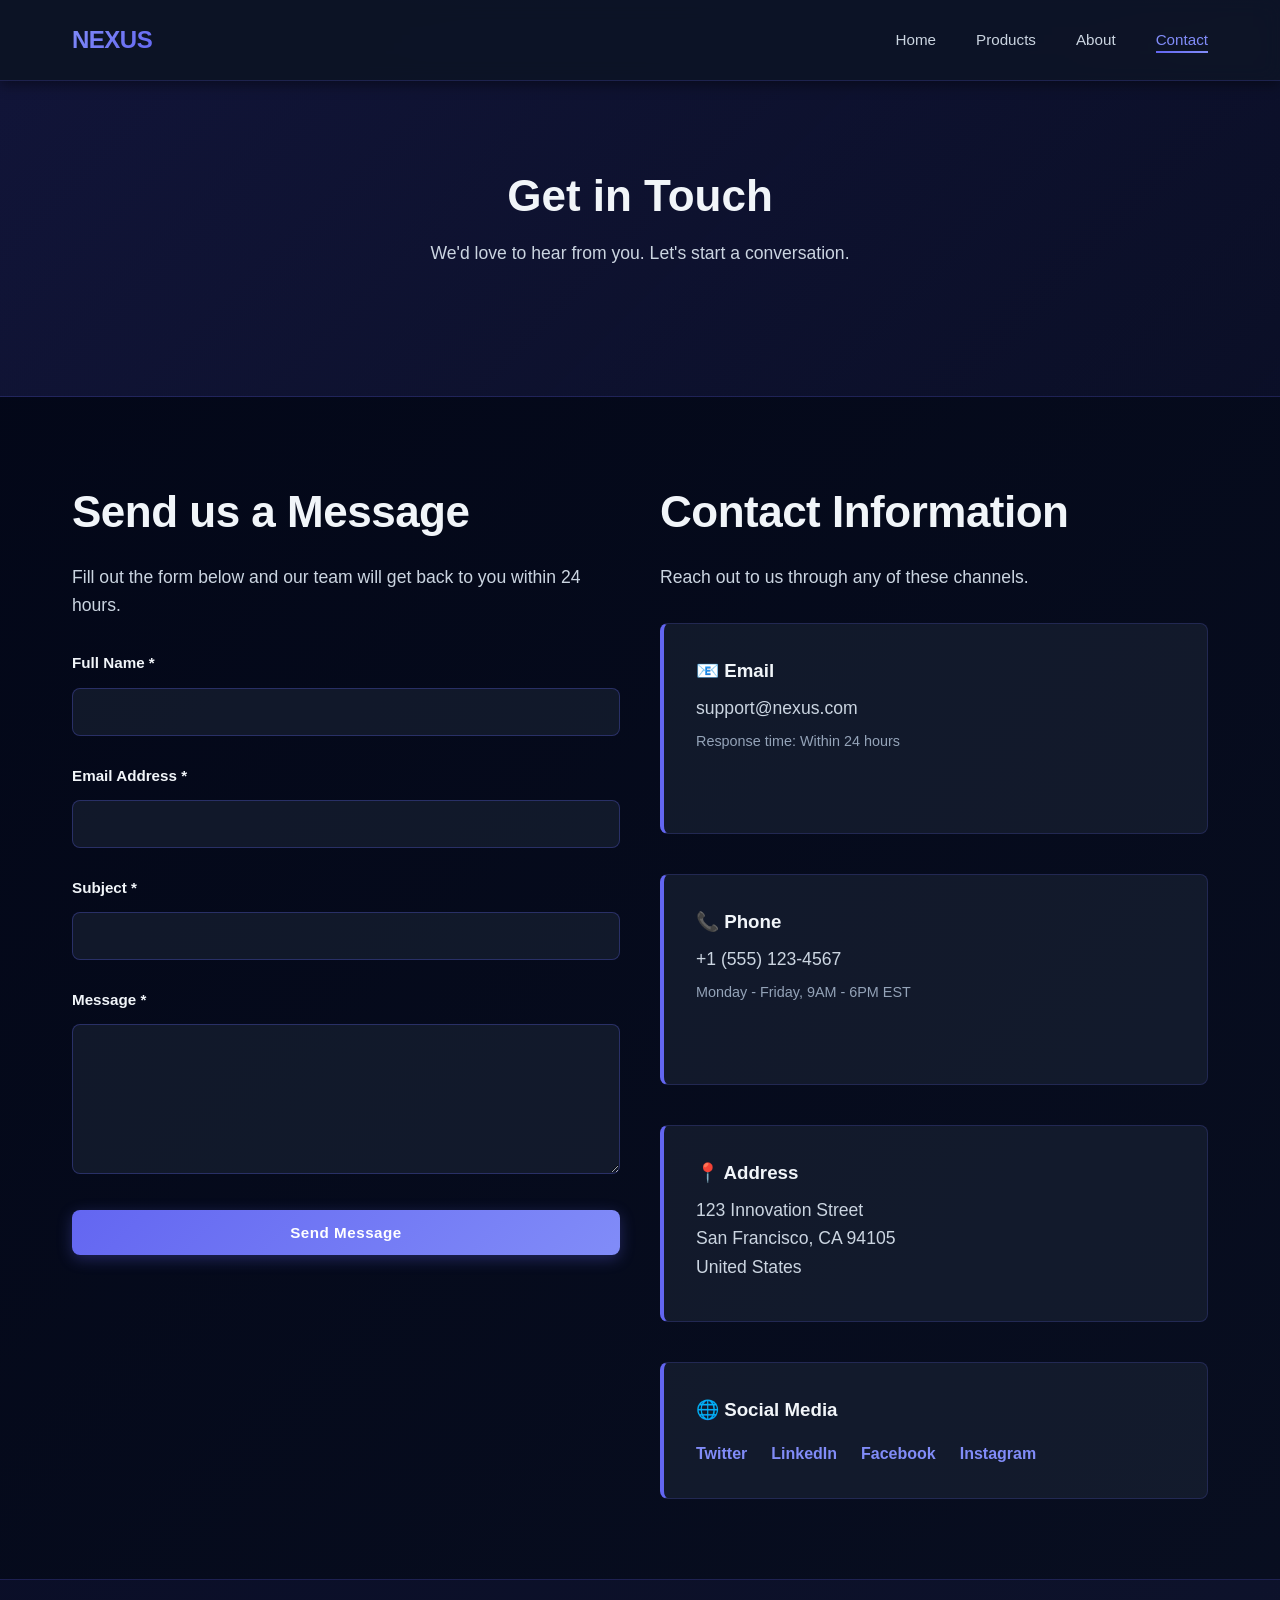
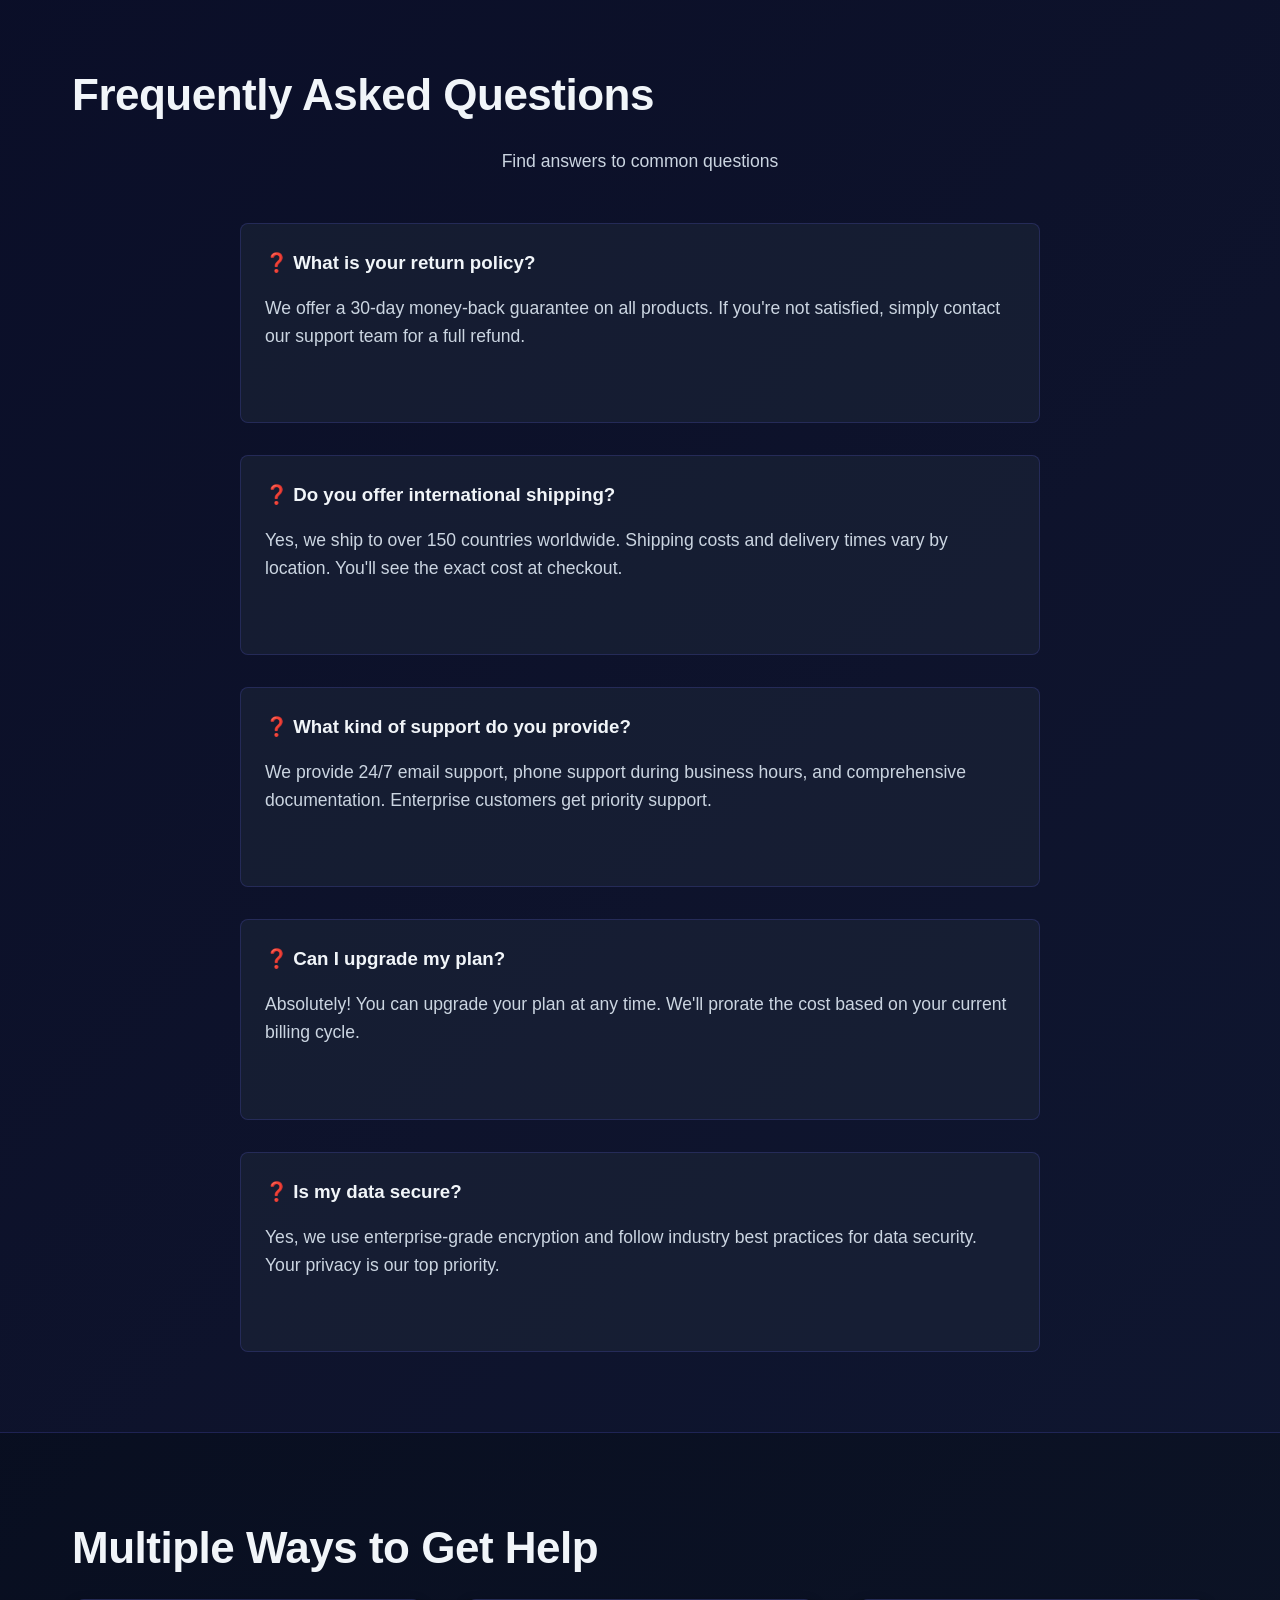
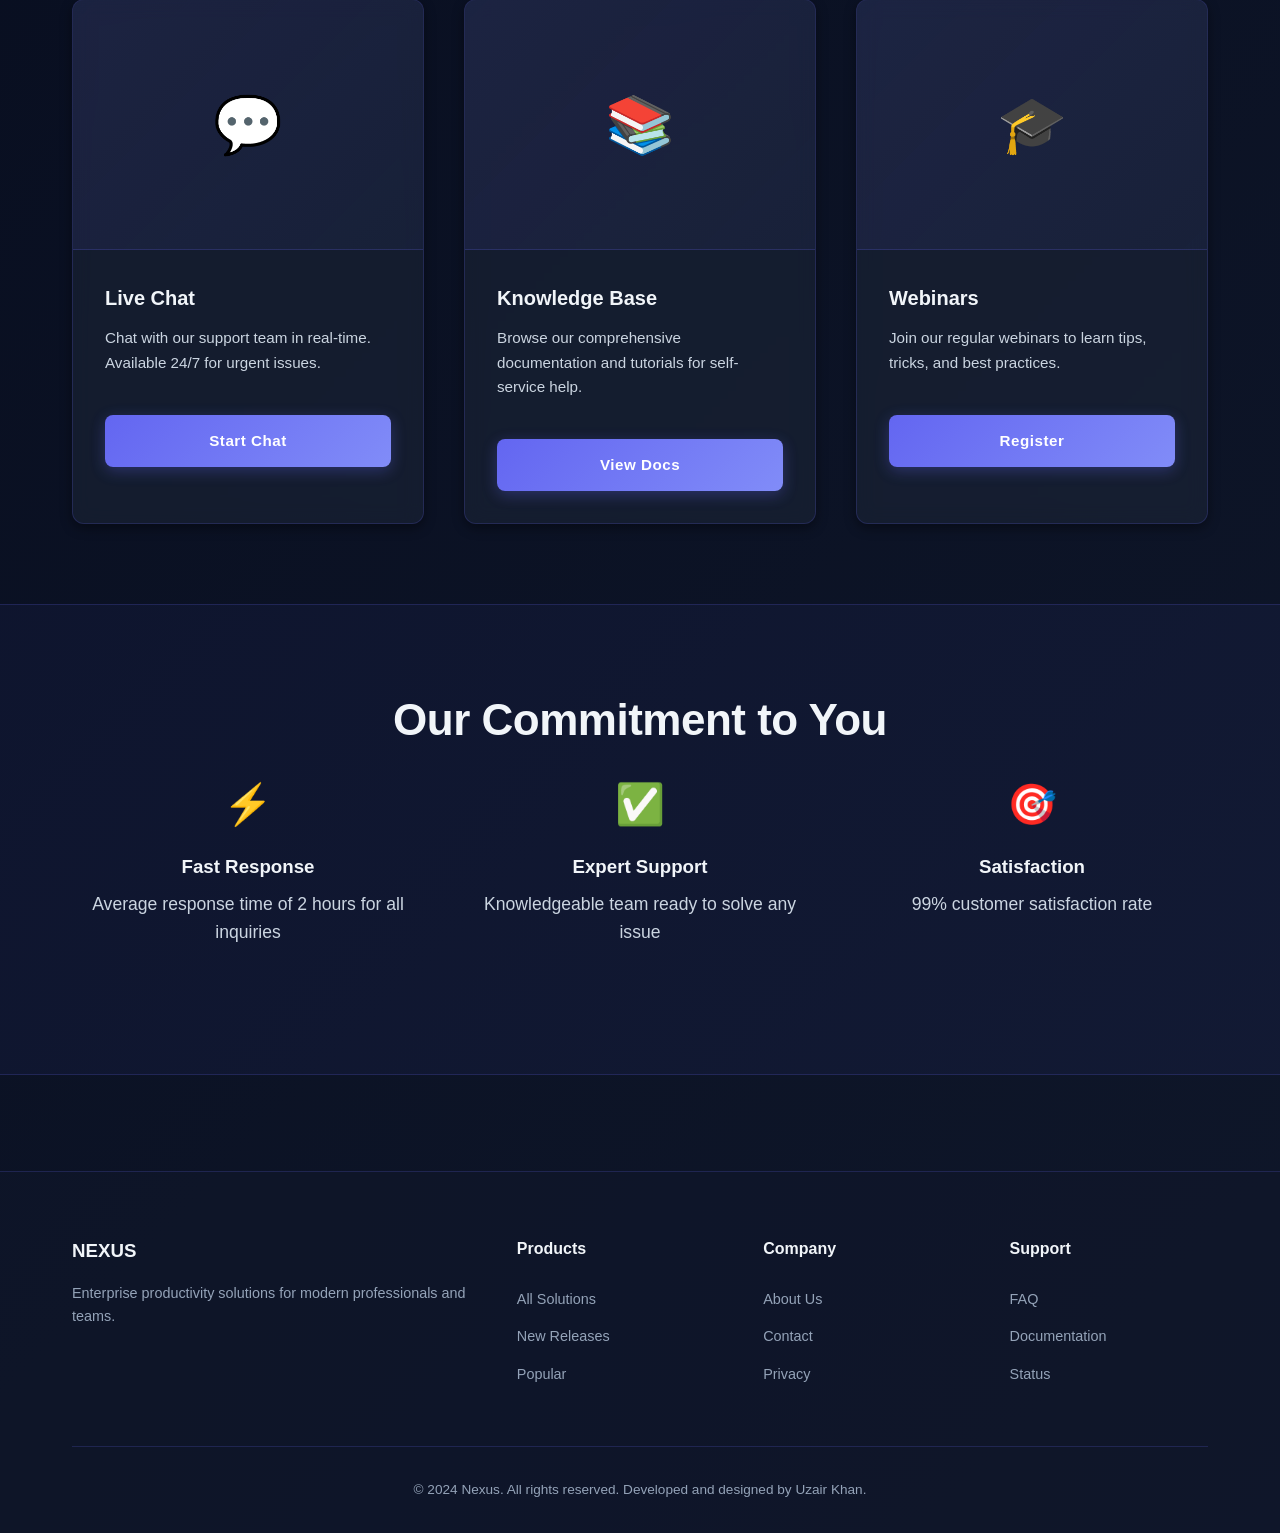
<file: contact.html>
<!DOCTYPE html>
<html lang="en">
<head>
    <meta charset="UTF-8">
    <meta name="viewport" content="width=device-width, initial-scale=1.0">
    <meta name="description" content="Get in touch with Nexus - contact us for support, inquiries, or partnerships.">
    <meta name="keywords" content="contact, support, inquiries, partnerships, sales">
    <link rel="icon" type="image/x-icon" href="assets/web-icon.jpg">
    <title>Contact Us - Nexus</title>
    <link rel="stylesheet" href="css/style.css">
</head>
<body>
   
    <header>
        <nav class="container">
            <div class="logo"><a href="index.html" class="active">NEXUS</a></div>
            <ul class="nav-links">
                <li><a href="index.html">Home</a></li>
                <li><a href="products.html">Products</a></li>
                <li><a href="about.html">About</a></li>
                <li><a href="contact.html" class="active">Contact</a></li>
            </ul>
            <div class="menu-toggle">
                <span></span>
                <span></span>
                <span></span>
            </div>
        </nav>
    </header>

    
    <section style="background: linear-gradient(135deg, rgba(99, 102, 241, 0.15) 0%, rgba(99, 102, 241, 0.05) 100%); border-bottom: 1px solid rgba(99, 102, 241, 0.2); padding: 5rem 0; text-align: center;">
        <div class="container">
            <h1 style="font-size: 2.75rem; margin-bottom: 0.5rem;">Get in Touch</h1>
            <p>We'd love to hear from you. Let's start a conversation.</p>
        </div>
    </section>

   
    <section>
        <div class="container">
            <div class="grid-2">
               
                <div>
                    <h2>Send us a Message</h2>
                    <p style="color: var(--text-secondary); margin-bottom: 2rem;">Fill out the form below and our team will get back to you within 24 hours.</p>
                    
                    <form id="contactForm">
                        <div class="form-group">
                            <label for="name">Full Name *</label>
                            <input type="text" id="name" name="name" required>
                        </div>

                        <div class="form-group">
                            <label for="email">Email Address *</label>
                            <input type="email" id="email" name="email" required>
                        </div>

                        <div class="form-group">
                            <label for="subject">Subject *</label>
                            <input type="text" id="subject" name="subject" required>
                        </div>

                        <div class="form-group">
                            <label for="message">Message *</label>
                            <textarea id="message" name="message" required></textarea>
                        </div>

                        <button type="submit" class="btn btn-primary" style="width: 100%;">Send Message</button>
                    </form>
                </div>

               
                <div>
                    <h2>Contact Information</h2>
                    <p style="color: var(--text-secondary); margin-bottom: 2rem;">Reach out to us through any of these channels.</p>

                    <div style="margin-bottom: 2.5rem; padding: 2rem; background: rgba(30, 41, 59, 0.5); border: 1px solid rgba(99, 102, 241, 0.2); border-left: 4px solid var(--accent); border-radius: 8px;">
                        <h3 style="color: var(--text-primary); margin-bottom: 0.5rem; font-weight: 700;">📧 Email</h3>
                        <p style="color: var(--text-secondary); margin-bottom: 0.5rem;">support@nexus.com</p>
                        <p style="color: var(--text-muted); font-size: 0.9rem;">Response time: Within 24 hours</p>
                    </div>

                    <div style="margin-bottom: 2.5rem; padding: 2rem; background: rgba(30, 41, 59, 0.5); border: 1px solid rgba(99, 102, 241, 0.2); border-left: 4px solid var(--accent); border-radius: 8px;">
                        <h3 style="color: var(--text-primary); margin-bottom: 0.5rem; font-weight: 700;">📞 Phone</h3>
                        <p style="color: var(--text-secondary); margin-bottom: 0.5rem;">+1 (555) 123-4567</p>
                        <p style="color: var(--text-muted); font-size: 0.9rem;">Monday - Friday, 9AM - 6PM EST</p>
                    </div>

                    <div style="margin-bottom: 2.5rem; padding: 2rem; background: rgba(30, 41, 59, 0.5); border: 1px solid rgba(99, 102, 241, 0.2); border-left: 4px solid var(--accent); border-radius: 8px;">
                        <h3 style="color: var(--text-primary); margin-bottom: 0.5rem; font-weight: 700;">📍 Address</h3>
                        <p style="color: var(--text-secondary); margin-bottom: 0.5rem;">123 Innovation Street<br>San Francisco, CA 94105<br>United States</p>
                    </div>

                    <div style="padding: 2rem; background: rgba(30, 41, 59, 0.5); border: 1px solid rgba(99, 102, 241, 0.2); border-left: 4px solid var(--accent); border-radius: 8px;">
                        <h3 style="color: var(--text-primary); margin-bottom: 0.5rem; font-weight: 700;">🌐 Social Media</h3>
                        <div style="display: flex; gap: 1.5rem; margin-top: 1rem;">
                            <a href="#twitter" style="color: var(--accent-light); font-weight: 600;">Twitter</a>
                            <a href="#linkedin" style="color: var(--accent-light); font-weight: 600;">LinkedIn</a>
                            <a href="#facebook" style="color: var(--accent-light); font-weight: 600;">Facebook</a>
                            <a href="#instagram" style="color: var(--accent-light); font-weight: 600;">Instagram</a>
                        </div>
                    </div>
                </div>
            </div>
        </div>
    </section>

  
    <section style="background: rgba(99, 102, 241, 0.05); border-top: 1px solid rgba(99, 102, 241, 0.2); border-bottom: 1px solid rgba(99, 102, 241, 0.2);">
        <div class="container">
            <h2>Frequently Asked Questions</h2>
            <p style="text-align: center; margin-bottom: 3rem;">Find answers to common questions</p>
            <div style="max-width: 800px; margin: 0 auto;">
                <div style="margin-bottom: 2rem; padding: 1.5rem; background: rgba(30, 41, 59, 0.5); border: 1px solid rgba(99, 102, 241, 0.2); border-radius: 8px;">
                    <h3 style="color: var(--text-primary); margin-bottom: 0.5rem; cursor: pointer; font-weight: 700;">❓ What is your return policy?</h3>
                    <p style="color: var(--text-secondary); margin-top: 1rem;">We offer a 30-day money-back guarantee on all products. If you're not satisfied, simply contact our support team for a full refund.</p>
                </div>

                <div style="margin-bottom: 2rem; padding: 1.5rem; background: rgba(30, 41, 59, 0.5); border: 1px solid rgba(99, 102, 241, 0.2); border-radius: 8px;">
                    <h3 style="color: var(--text-primary); margin-bottom: 0.5rem; cursor: pointer; font-weight: 700;">❓ Do you offer international shipping?</h3>
                    <p style="color: var(--text-secondary); margin-top: 1rem;">Yes, we ship to over 150 countries worldwide. Shipping costs and delivery times vary by location. You'll see the exact cost at checkout.</p>
                </div>

                <div style="margin-bottom: 2rem; padding: 1.5rem; background: rgba(30, 41, 59, 0.5); border: 1px solid rgba(99, 102, 241, 0.2); border-radius: 8px;">
                    <h3 style="color: var(--text-primary); margin-bottom: 0.5rem; cursor: pointer; font-weight: 700;">❓ What kind of support do you provide?</h3>
                    <p style="color: var(--text-secondary); margin-top: 1rem;">We provide 24/7 email support, phone support during business hours, and comprehensive documentation. Enterprise customers get priority support.</p>
                </div>

                <div style="margin-bottom: 2rem; padding: 1.5rem; background: rgba(30, 41, 59, 0.5); border: 1px solid rgba(99, 102, 241, 0.2); border-radius: 8px;">
                    <h3 style="color: var(--text-primary); margin-bottom: 0.5rem; cursor: pointer; font-weight: 700;">❓ Can I upgrade my plan?</h3>
                    <p style="color: var(--text-secondary); margin-top: 1rem;">Absolutely! You can upgrade your plan at any time. We'll prorate the cost based on your current billing cycle.</p>
                </div>

                <div style="padding: 1.5rem; background: rgba(30, 41, 59, 0.5); border: 1px solid rgba(99, 102, 241, 0.2); border-radius: 8px;">
                    <h3 style="color: var(--text-primary); margin-bottom: 0.5rem; cursor: pointer; font-weight: 700;">❓ Is my data secure?</h3>
                    <p style="color: var(--text-secondary); margin-top: 1rem;">Yes, we use enterprise-grade encryption and follow industry best practices for data security. Your privacy is our top priority.</p>
                </div>
            </div>
        </div>
    </section>

  
    <section>
        <div class="container">
            <h2>Multiple Ways to Get Help</h2>
            <div class="grid-3">
                <div class="card">
                    <div class="card-image">💬</div>
                    <div class="card-content">
                        <h3 class="card-title">Live Chat</h3>
                        <p class="card-description">Chat with our support team in real-time. Available 24/7 for urgent issues.</p>
                        <a href="#chat" class="btn btn-primary" style="width: 100%; margin-top: 1rem;">Start Chat</a>
                    </div>
                </div>

                <div class="card">
                    <div class="card-image">📚</div>
                    <div class="card-content">
                        <h3 class="card-title">Knowledge Base</h3>
                        <p class="card-description">Browse our comprehensive documentation and tutorials for self-service help.</p>
                        <a href="#kb" class="btn btn-primary" style="width: 100%; margin-top: 1rem;">View Docs</a>
                    </div>
                </div>

                <div class="card">
                    <div class="card-image">🎓</div>
                    <div class="card-content">
                        <h3 class="card-title">Webinars</h3>
                        <p class="card-description">Join our regular webinars to learn tips, tricks, and best practices.</p>
                        <a href="#webinars" class="btn btn-primary" style="width: 100%; margin-top: 1rem;">Register</a>
                    </div>
                </div>
            </div>
        </div>
    </section>

   
    <section style="background: rgba(99, 102, 241, 0.05); border-top: 1px solid rgba(99, 102, 241, 0.2); border-bottom: 1px solid rgba(99, 102, 241, 0.2); text-align: center;">
        <div class="container">
            <h2>Our Commitment to You</h2>
            <div class="grid-3">
                <div>
                    <div style="font-size: 2.5rem; margin-bottom: 1rem;">⚡</div>
                    <h3 style="color: var(--text-primary); margin-bottom: 0.5rem; font-weight: 700;">Fast Response</h3>
                    <p style="color: var(--text-secondary);">Average response time of 2 hours for all inquiries</p>
                </div>
                <div>
                    <div style="font-size: 2.5rem; margin-bottom: 1rem;">✅</div>
                    <h3 style="color: var(--text-primary); margin-bottom: 0.5rem; font-weight: 700;">Expert Support</h3>
                    <p style="color: var(--text-secondary);">Knowledgeable team ready to solve any issue</p>
                </div>
                <div>
                    <div style="font-size: 2.5rem; margin-bottom: 1rem;">🎯</div>
                    <h3 style="color: var(--text-primary); margin-bottom: 0.5rem; font-weight: 700;">Satisfaction</h3>
                    <p style="color: var(--text-secondary);">99% customer satisfaction rate</p>
                </div>
            </div>
        </div>
    </section>

 
    <footer>
        <div class="container">
            <div class="footer-grid">
                <div class="footer-brand">
                    <h3>NEXUS</h3>
                    <p>Enterprise productivity solutions for modern professionals and teams.</p>
                </div>
                <div class="footer-links">
                    <h4>Products</h4>
                    <ul>
                        <li><a href="products.html">All Solutions</a></li>
                        <li><a href="products.html">New Releases</a></li>
                        <li><a href="products.html">Popular</a></li>
                    </ul>
                </div>
                <div class="footer-links">
                    <h4>Company</h4>
                    <ul>
                        <li><a href="about.html">About Us</a></li>
                        <li><a href="contact.html">Contact</a></li>
                        <li><a href="#privacy">Privacy</a></li>
                    </ul>
                </div>
                <div class="footer-links">
                    <h4>Support</h4>
                    <ul>
                        <li><a href="#faq">FAQ</a></li>
                        <li><a href="#docs">Documentation</a></li>
                        <li><a href="#status">Status</a></li>
                    </ul>
                </div>
            </div>
            <div class="footer-bottom">
                <p>&copy; 2024 Nexus. All rights reserved. Developed and designed by Uzair Khan.</p>
            </div>
        </div>
    </footer>

    <script src="js/script.js"></script>
</body>
</html>
</file>
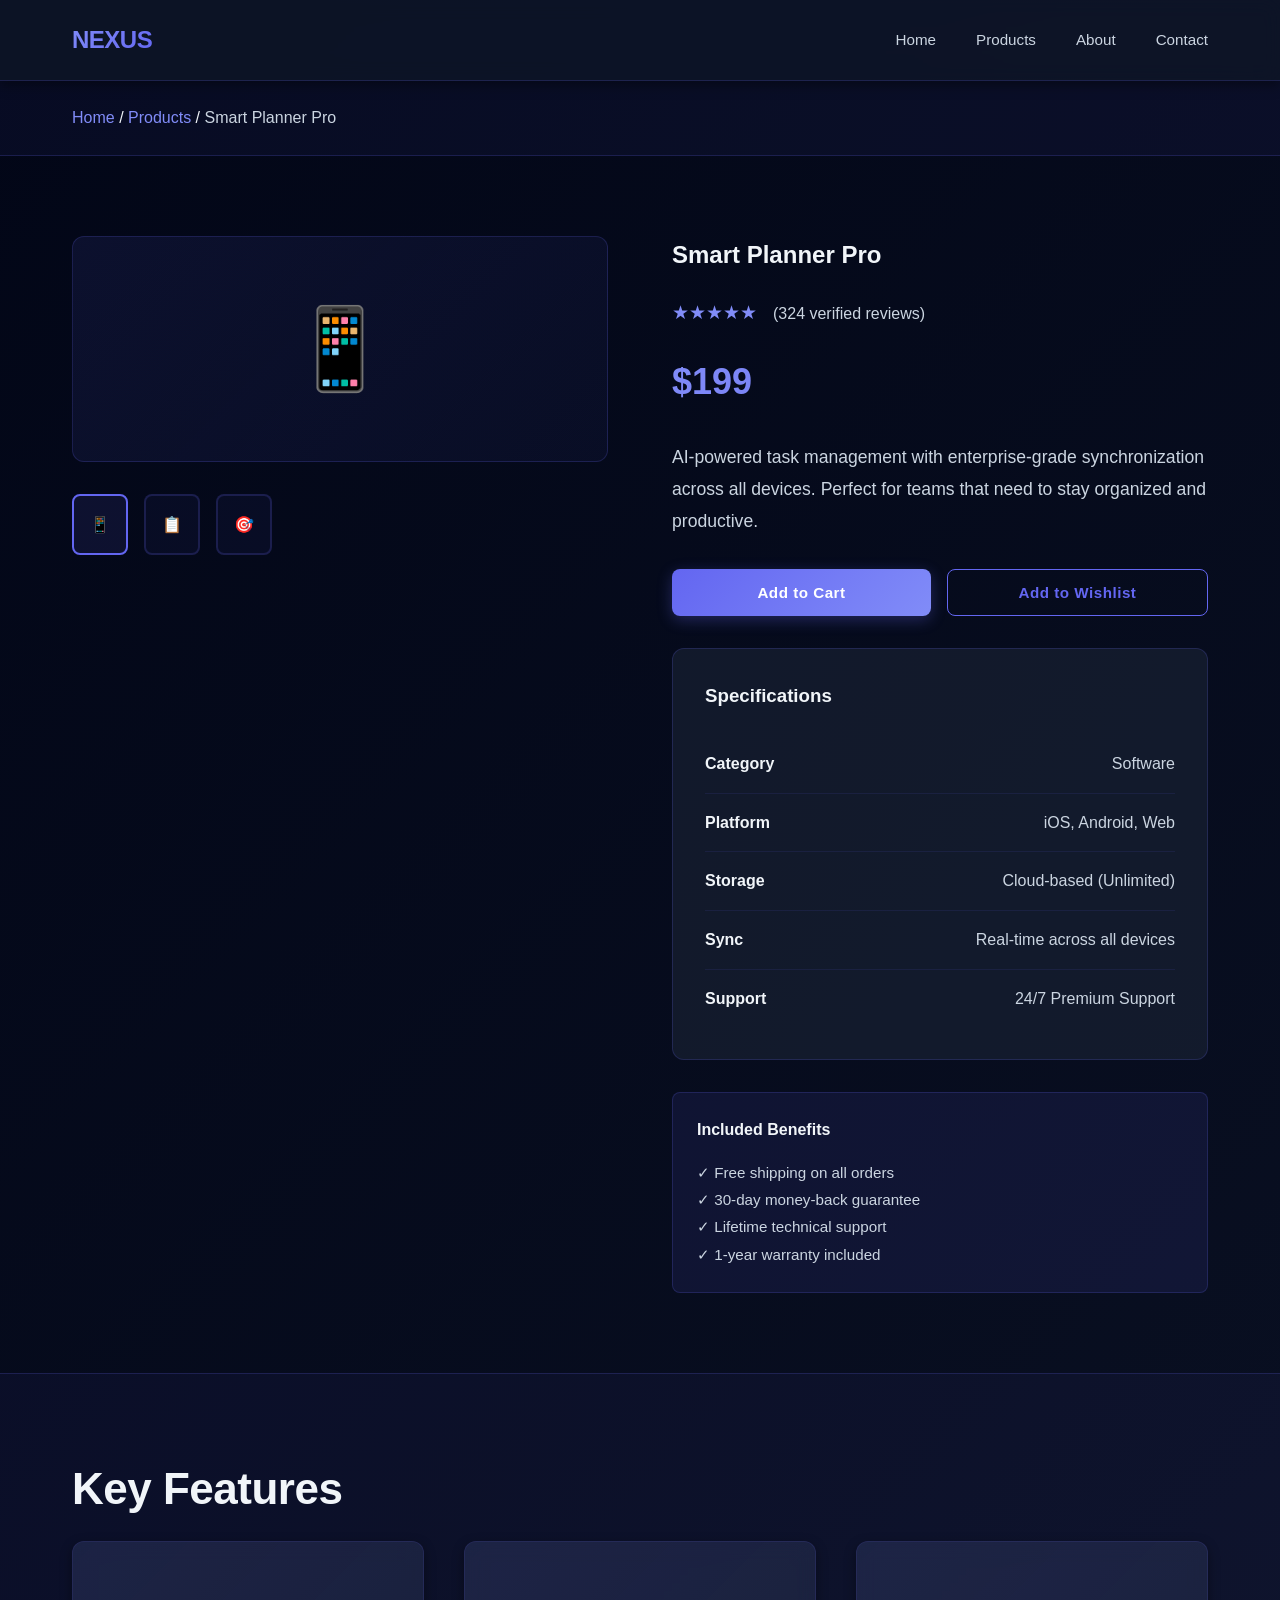
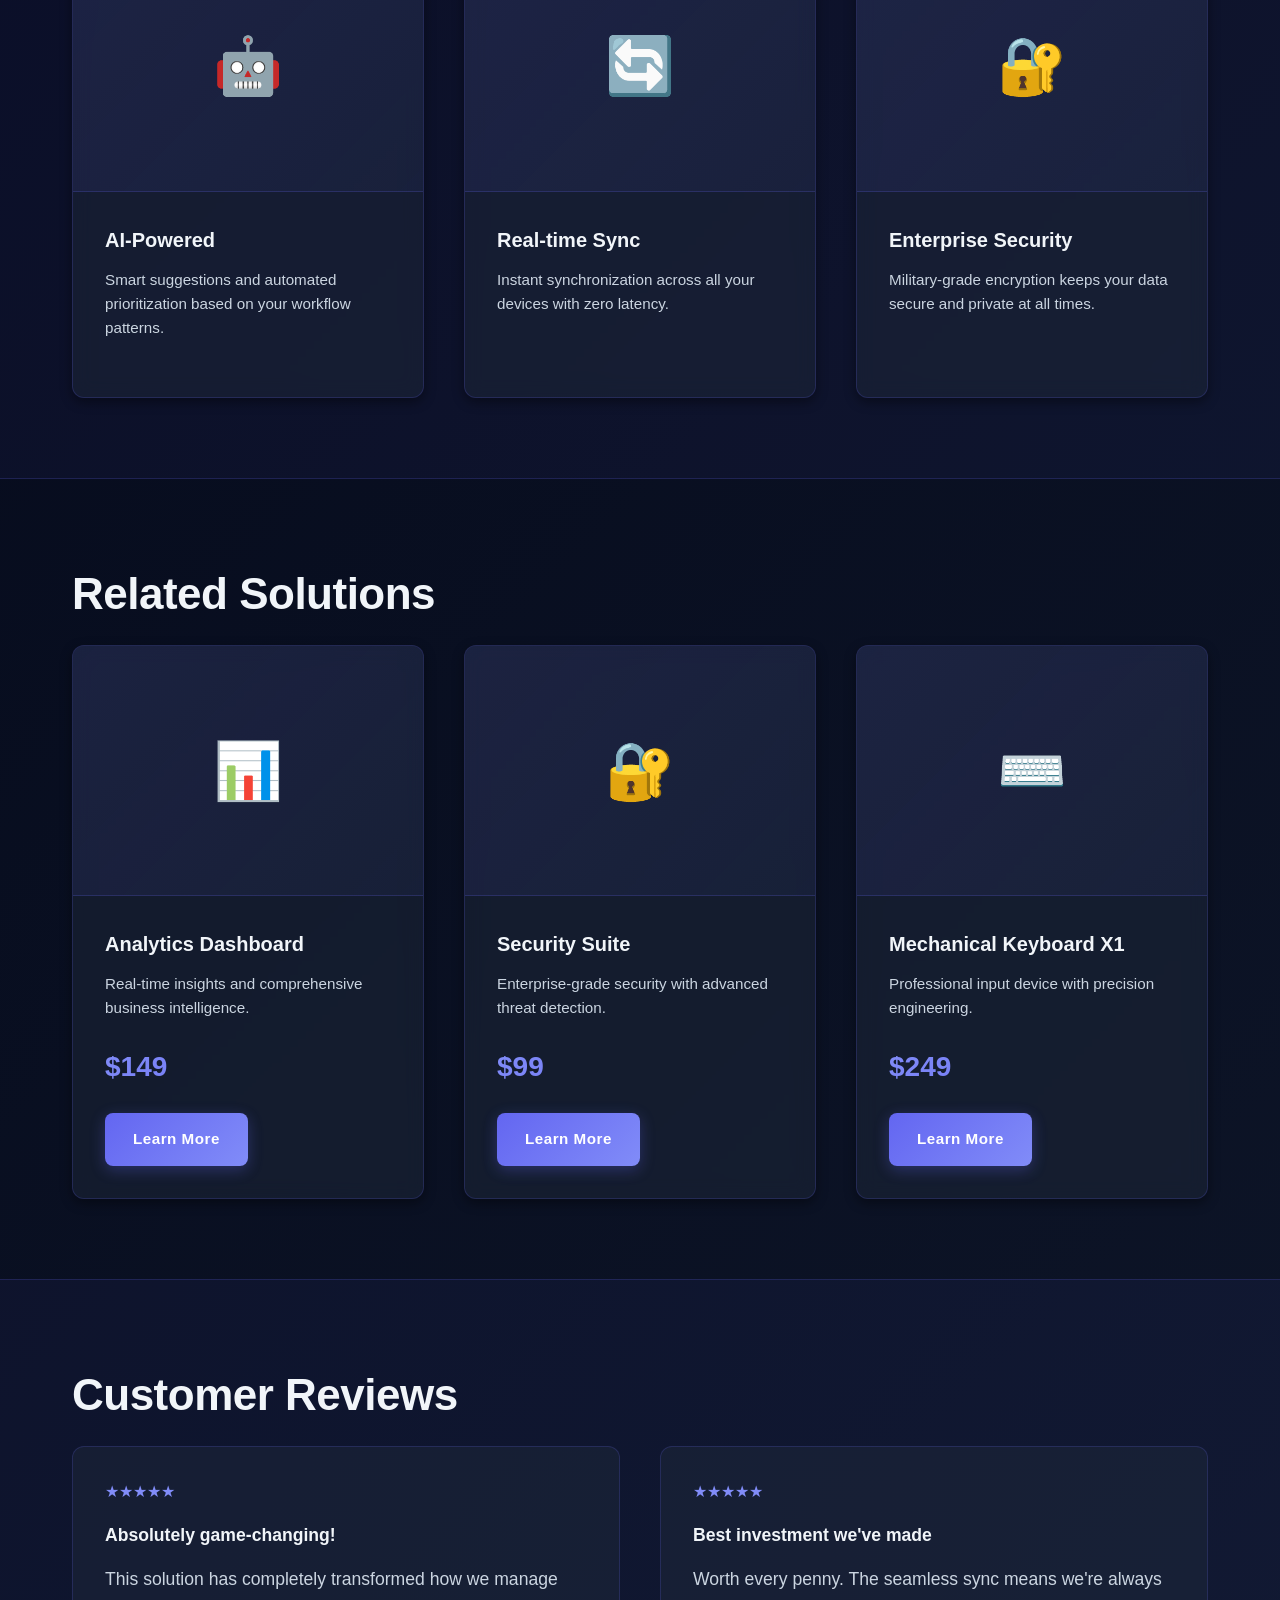
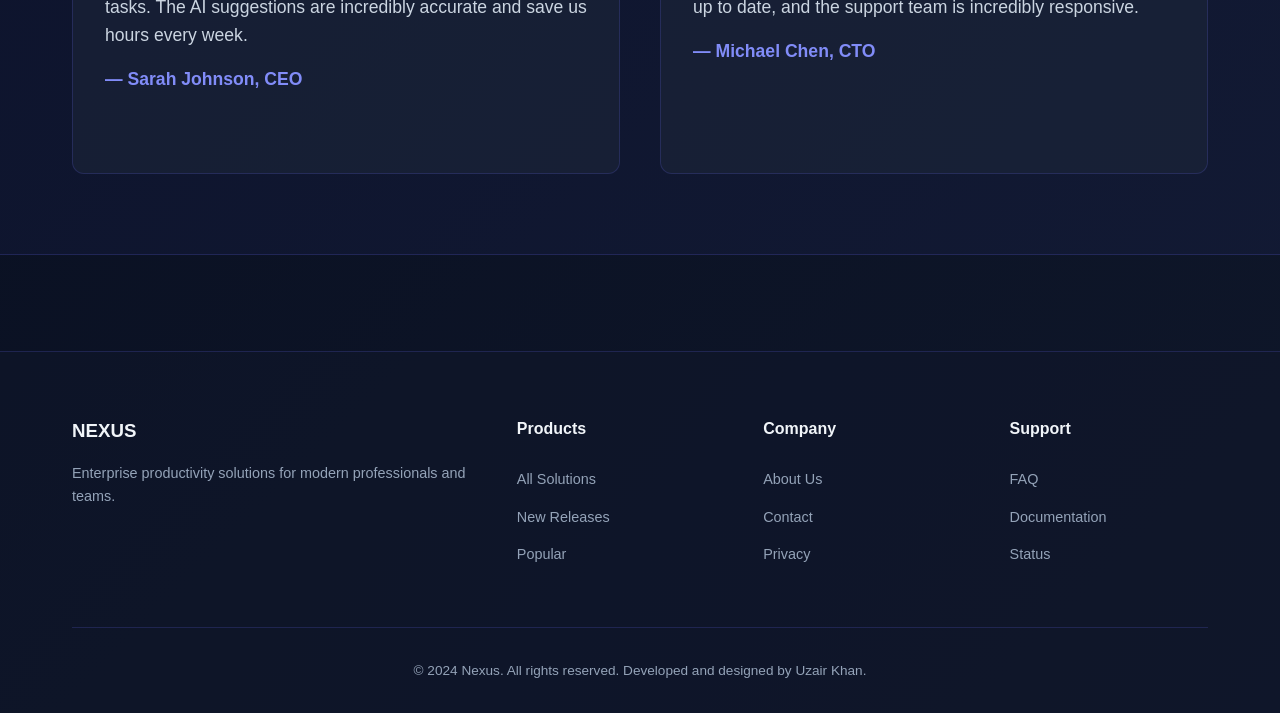
<file: product-detail.html>
<!DOCTYPE html>
<html lang="en">
<head>
    <meta charset="UTF-8">
    <meta name="viewport" content="width=device-width, initial-scale=1.0">
    <meta name="description" content="View detailed information about Nexus enterprise solutions.">
    <meta name="keywords" content="product details, specifications, features">
    <link rel="icon" type="image/x-icon" href="assets/web-icon.jpg">
    <title>Product Details - Nexus</title>
    <link rel="stylesheet" href="css/style.css">
</head>
<body>

    <header>
        <nav class="container">
            <div class="logo"><a href="index.html" class="active">NEXUS</a></div>
            <ul class="nav-links">
                <li><a href="index.html">Home</a></li>
                <li><a href="products.html">Products</a></li>
                <li><a href="about.html">About</a></li>
                <li><a href="contact.html">Contact</a></li>
            </ul>
            <div class="menu-toggle">
                <span></span>
                <span></span>
                <span></span>
            </div>
        </nav>
    </header>

  
    <section style="background: rgba(99, 102, 241, 0.05); padding: 1.5rem 0; border-bottom: 1px solid rgba(99, 102, 241, 0.2);">
        <div class="container">
            <a href="index.html" style="color: var(--accent-light);">Home</a> / 
            <a href="products.html" style="color: var(--accent-light);">Products</a> / 
            <span id="breadcrumb-product" style="color: var(--text-secondary);">Product Details</span>
        </div>
    </section>

   
    <section>
        <div class="container">
            <div class="detail-container">
                
                <div>
                    <div class="detail-image" id="mainImage">📱</div>
                    <div style="display: flex; gap: 1rem; margin-top: 2rem;">
                        <div class="gallery-image active" data-src="image1" style="cursor: pointer; padding: 1rem; background: rgba(99, 102, 241, 0.1); border: 2px solid var(--accent); border-radius: 8px;">📱</div>
                        <div class="gallery-image" data-src="image2" style="cursor: pointer; padding: 1rem; background: rgba(99, 102, 241, 0.05); border: 2px solid rgba(99, 102, 241, 0.2); border-radius: 8px;">📋</div>
                        <div class="gallery-image" data-src="image3" style="cursor: pointer; padding: 1rem; background: rgba(99, 102, 241, 0.05); border: 2px solid rgba(99, 102, 241, 0.2); border-radius: 8px;">🎯</div>
                    </div>
                </div>

               
                <div>
                    <h1 id="product-title">Smart Planner Pro</h1>
                    <div style="display: flex; align-items: center; gap: 1rem; margin: 1.5rem 0;">
                        <div style="color: #818CF8; font-size: 1.2rem;">★★★★★</div>
                        <span style="color: var(--text-secondary);">(324 verified reviews)</span>
                    </div>
                    <div class="detail-price" id="product-price">$199</div>
                    <p id="product-description" style="color: var(--text-secondary); margin-bottom: 2rem; line-height: 1.8;">
                        AI-powered task management with enterprise-grade synchronization across all devices. Perfect for teams that need to stay organized and productive.
                    </p>

                   
                    <div style="display: flex; gap: 1rem; margin-bottom: 2rem; flex-wrap: wrap;">
                        <button class="btn btn-primary" style="flex: 1; min-width: 150px;">Add to Cart</button>
                        <button class="btn btn-outline" style="flex: 1; min-width: 150px;">Add to Wishlist</button>
                    </div>

                    <div class="detail-specs">
                        <h3 style="margin-bottom: 1.5rem; color: var(--text-primary); font-weight: 700;">Specifications</h3>
                        <div class="spec-item">
                            <span class="spec-label">Category</span>
                            <span class="spec-value" id="spec-category">Software</span>
                        </div>
                        <div class="spec-item">
                            <span class="spec-label">Platform</span>
                            <span class="spec-value">iOS, Android, Web</span>
                        </div>
                        <div class="spec-item">
                            <span class="spec-label">Storage</span>
                            <span class="spec-value">Cloud-based (Unlimited)</span>
                        </div>
                        <div class="spec-item">
                            <span class="spec-label">Sync</span>
                            <span class="spec-value">Real-time across all devices</span>
                        </div>
                        <div class="spec-item">
                            <span class="spec-label">Support</span>
                            <span class="spec-value">24/7 Premium Support</span>
                        </div>
                    </div>

                    <div style="margin-top: 2rem; padding: 1.5rem; background: rgba(99, 102, 241, 0.1); border: 1px solid rgba(99, 102, 241, 0.2); border-radius: 8px;">
                        <h4 style="margin-bottom: 1rem; color: var(--text-primary); font-weight: 700;">Included Benefits</h4>
                        <ul style="color: var(--text-secondary); line-height: 1.8; font-size: 0.95rem;">
                            <li>✓ Free shipping on all orders</li>
                            <li>✓ 30-day money-back guarantee</li>
                            <li>✓ Lifetime technical support</li>
                            <li>✓ 1-year warranty included</li>
                        </ul>
                    </div>
                </div>
            </div>
        </div>
    </section>

    
    <section style="background: rgba(99, 102, 241, 0.05); border-top: 1px solid rgba(99, 102, 241, 0.2); border-bottom: 1px solid rgba(99, 102, 241, 0.2);">
        <div class="container">
            <h2>Key Features</h2>
            <div class="grid-3">
                <div class="card">
                    <div class="card-image">🤖</div>
                    <div class="card-content">
                        <h3 class="card-title">AI-Powered</h3>
                        <p class="card-description">Smart suggestions and automated prioritization based on your workflow patterns.</p>
                    </div>
                </div>
                <div class="card">
                    <div class="card-image">🔄</div>
                    <div class="card-content">
                        <h3 class="card-title">Real-time Sync</h3>
                        <p class="card-description">Instant synchronization across all your devices with zero latency.</p>
                    </div>
                </div>
                <div class="card">
                    <div class="card-image">🔐</div>
                    <div class="card-content">
                        <h3 class="card-title">Enterprise Security</h3>
                        <p class="card-description">Military-grade encryption keeps your data secure and private at all times.</p>
                    </div>
                </div>
            </div>
        </div>
    </section>

    
    <section>
        <div class="container">
            <h2>Related Solutions</h2>
            <div class="grid-3">
                <div class="card">
                    <div class="card-image">📊</div>
                    <div class="card-content">
                        <h3 class="card-title">Analytics Dashboard</h3>
                        <p class="card-description">Real-time insights and comprehensive business intelligence.</p>
                        <div class="card-price">$149</div>
                        <a href="product-detail.html?product=analytics-dashboard" class="btn btn-primary">Learn More</a>
                    </div>
                </div>
                <div class="card">
                    <div class="card-image">🔐</div>
                    <div class="card-content">
                        <h3 class="card-title">Security Suite</h3>
                        <p class="card-description">Enterprise-grade security with advanced threat detection.</p>
                        <div class="card-price">$99</div>
                        <a href="product-detail.html?product=security-suite" class="btn btn-primary">Learn More</a>
                    </div>
                </div>
                <div class="card">
                    <div class="card-image">⌨️</div>
                    <div class="card-content">
                        <h3 class="card-title">Mechanical Keyboard X1</h3>
                        <p class="card-description">Professional input device with precision engineering.</p>
                        <div class="card-price">$249</div>
                        <a href="product-detail.html?product=mechanical-keyboard-x1" class="btn btn-primary">Learn More</a>
                    </div>
                </div>
            </div>
        </div>
    </section>

    
    <section style="background: rgba(99, 102, 241, 0.05); border-top: 1px solid rgba(99, 102, 241, 0.2); border-bottom: 1px solid rgba(99, 102, 241, 0.2);">
        <div class="container">
            <h2>Customer Reviews</h2>
            <div class="grid-2">
                <div style="padding: 2rem; background: rgba(30, 41, 59, 0.5); border: 1px solid rgba(99, 102, 241, 0.2); border-radius: 12px;">
                    <div style="color: #818CF8; margin-bottom: 1rem;">★★★★★</div>
                    <p style="margin-bottom: 1rem; font-weight: 600; color: var(--text-primary);">Absolutely game-changing!</p>
                    <p style="color: var(--text-secondary); margin-bottom: 1rem; line-height: 1.6;">This solution has completely transformed how we manage tasks. The AI suggestions are incredibly accurate and save us hours every week.</p>
                    <p style="font-weight: 600; color: var(--accent-light);">— Sarah Johnson, CEO</p>
                </div>
                <div style="padding: 2rem; background: rgba(30, 41, 59, 0.5); border: 1px solid rgba(99, 102, 241, 0.2); border-radius: 12px;">
                    <div style="color: #818CF8; margin-bottom: 1rem;">★★★★★</div>
                    <p style="margin-bottom: 1rem; font-weight: 600; color: var(--text-primary);">Best investment we've made</p>
                    <p style="color: var(--text-secondary); margin-bottom: 1rem; line-height: 1.6;">Worth every penny. The seamless sync means we're always up to date, and the support team is incredibly responsive.</p>
                    <p style="font-weight: 600; color: var(--accent-light);">— Michael Chen, CTO</p>
                </div>
            </div>
        </div>
    </section>

   
    <footer>
        <div class="container">
            <div class="footer-grid">
                <div class="footer-brand">
                    <h3>NEXUS</h3>
                    <p>Enterprise productivity solutions for modern professionals and teams.</p>
                </div>
                <div class="footer-links">
                    <h4>Products</h4>
                    <ul>
                        <li><a href="products.html">All Solutions</a></li>
                        <li><a href="products.html">New Releases</a></li>
                        <li><a href="products.html">Popular</a></li>
                    </ul>
                </div>
                <div class="footer-links">
                    <h4>Company</h4>
                    <ul>
                        <li><a href="about.html">About Us</a></li>
                        <li><a href="contact.html">Contact</a></li>
                        <li><a href="#privacy">Privacy</a></li>
                    </ul>
                </div>
                <div class="footer-links">
                    <h4>Support</h4>
                    <ul>
                        <li><a href="#faq">FAQ</a></li>
                        <li><a href="#docs">Documentation</a></li>
                        <li><a href="#status">Status</a></li>
                    </ul>
                </div>
            </div>
            <div class="footer-bottom">
                <p>&copy; 2024 Nexus. All rights reserved. Developed and designed by Uzair Khan.</p>
            </div>
        </div>
    </footer>

    <script>
       
        const products = {
            'smart-planner-pro': {
                title: 'Smart Planner Pro',
                price: '$199',
                category: 'Software',
                description: 'AI-powered task management with enterprise-grade synchronization across all devices. Perfect for teams that need to stay organized and productive.'
            },
            'mechanical-keyboard-x1': {
                title: 'Mechanical Keyboard X1',
                price: '$249',
                category: 'Hardware',
                description: 'Professional-grade input device with precision engineering and customizable controls for optimal productivity.'
            },
            'wireless-headphones': {
                title: 'Wireless Headphones',
                price: '$299',
                category: 'Hardware',
                description: 'Premium audio solution with active noise cancellation and 40-hour battery life for professionals on the go.'
            },
            'analytics-dashboard': {
                title: 'Analytics Dashboard',
                price: '$149',
                category: 'Software',
                description: 'Real-time insights and comprehensive business intelligence for data-driven decision making.'
            },
            'security-suite': {
                title: 'Security Suite',
                price: '$99',
                category: 'Software',
                description: 'Enterprise-grade security with advanced threat detection and protection for your digital assets.'
            }
        };

        const urlParams = new URLSearchParams(window.location.search);
        const productId = urlParams.get('product') || 'smart-planner-pro';
        const product = products[productId] || products['smart-planner-pro'];

        document.getElementById('product-title').textContent = product.title;
        document.getElementById('product-price').textContent = product.price;
        document.getElementById('product-description').textContent = product.description;
        document.getElementById('spec-category').textContent = product.category;
        document.getElementById('breadcrumb-product').textContent = product.title;
    </script>
    <script src="js/script.js"></script>
</body>
</html>
</file>
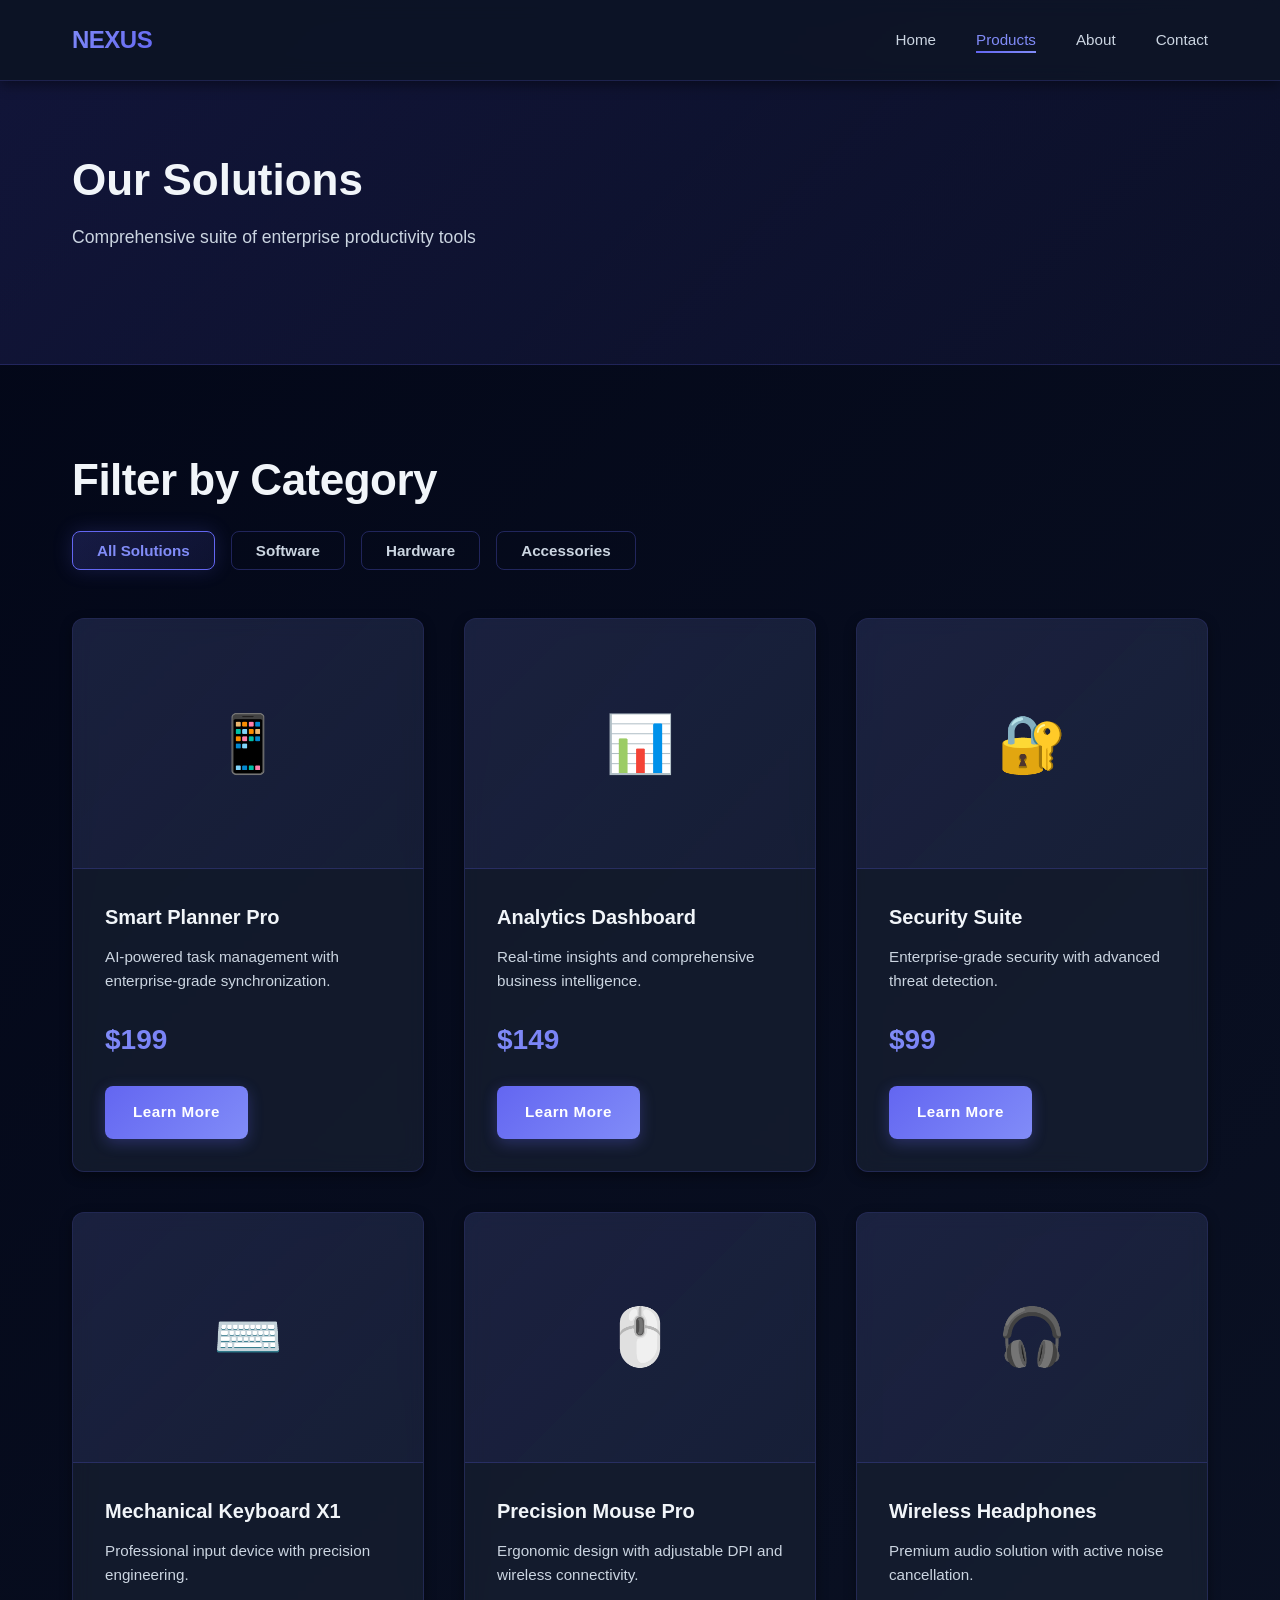
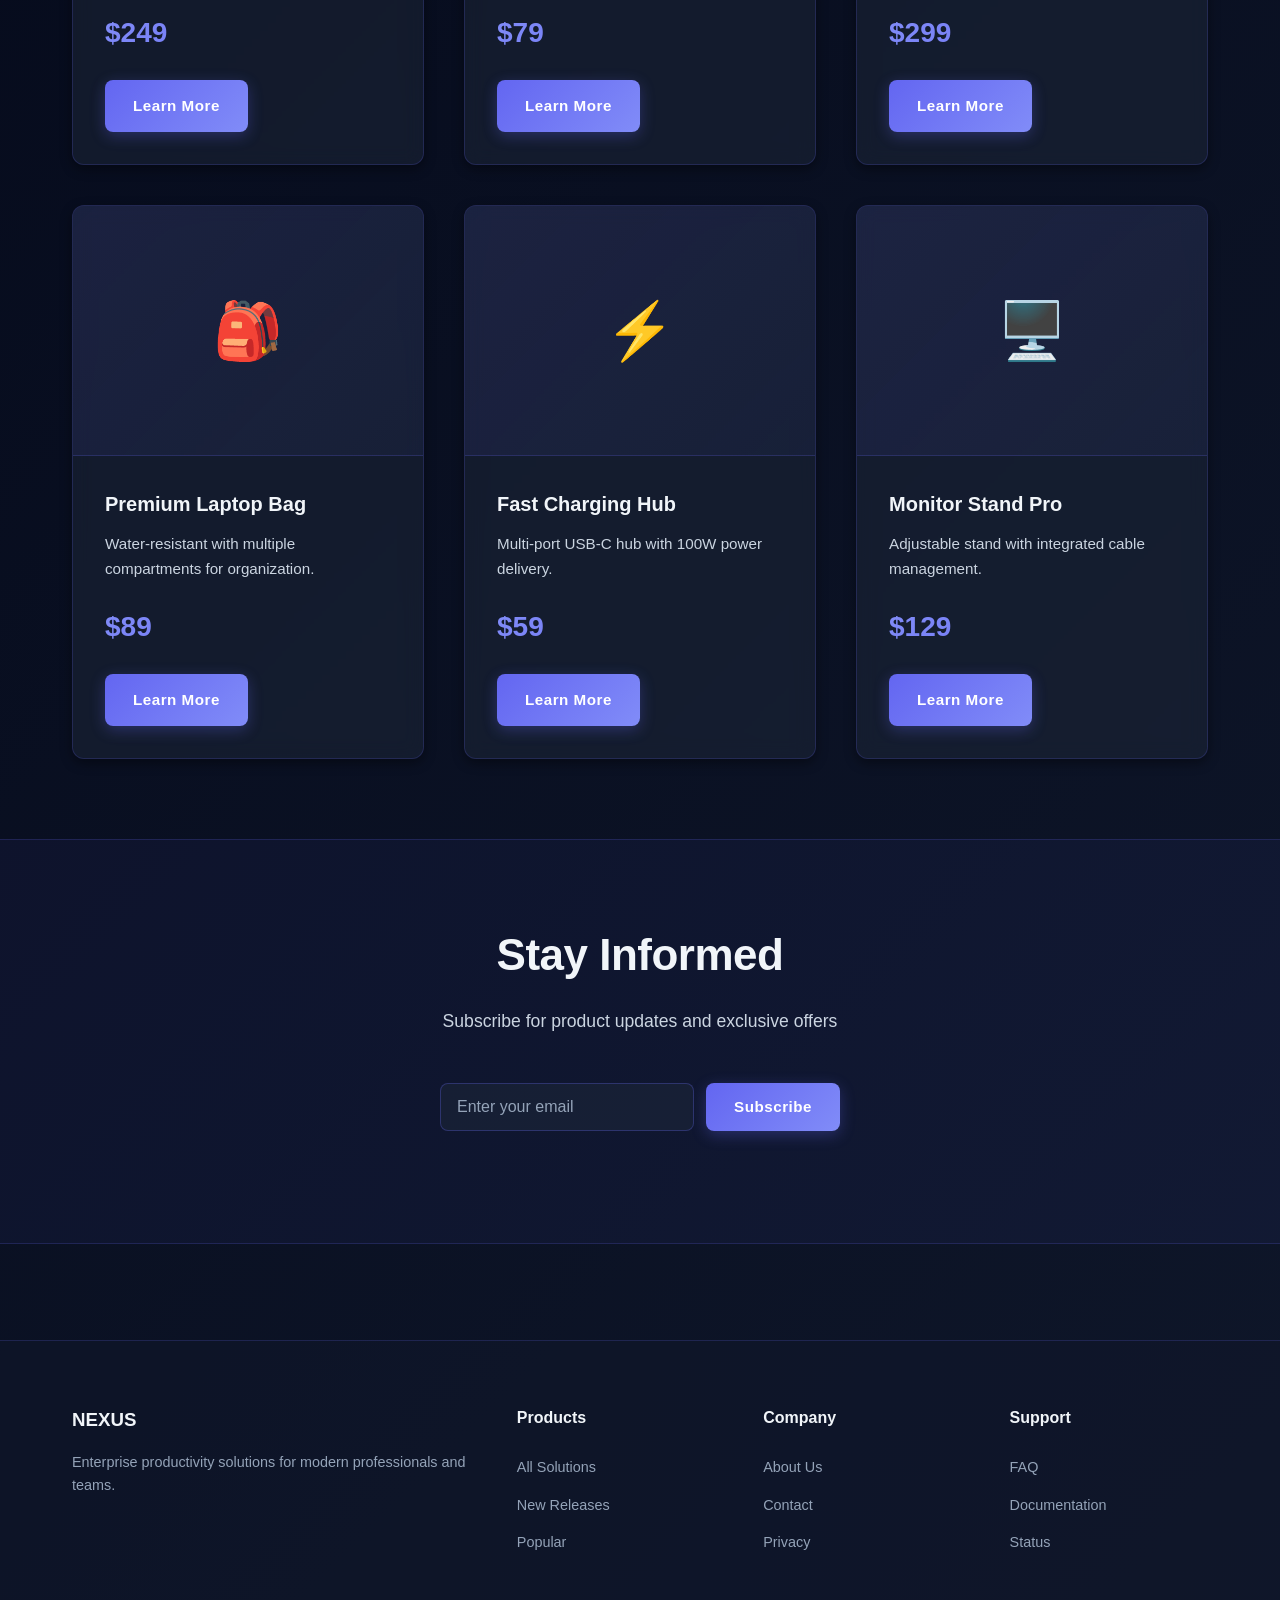
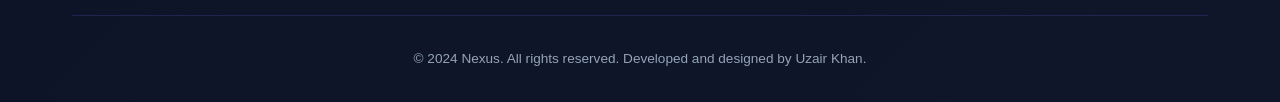
<file: products.html>
<!DOCTYPE html>
<html lang="en">
<head>
    <meta charset="UTF-8">
    <meta name="viewport" content="width=device-width, initial-scale=1.0">
    <meta name="description" content="Browse Nexus enterprise productivity solutions.">
    <meta name="keywords" content="products, solutions, enterprise, tools">
    <link rel="icon" type="image/x-icon" href="assets/web-icon.jpg">
    <title>Products - Nexus</title>
    <link rel="stylesheet" href="css/style.css">
</head>
<body>
  
    <header>
        <nav class="container">
            <div class="logo"><a href="index.html" class="active">NEXUS</a></div>
            <ul class="nav-links">
                <li><a href="index.html">Home</a></li>
                <li><a href="products.html" class="active">Products</a></li>
                <li><a href="about.html">About</a></li>
                <li><a href="contact.html">Contact</a></li>
            </ul>
            <div class="menu-toggle">
                <span></span>
                <span></span>
                <span></span>
            </div>
        </nav>
    </header>

  
    <section style="background: linear-gradient(135deg, rgba(99, 102, 241, 0.15) 0%, rgba(99, 102, 241, 0.05) 100%); border-bottom: 1px solid rgba(99, 102, 241, 0.2); padding: 4rem 0;">
        <div class="container">
            <h1 style="font-size: 2.75rem; margin-bottom: 0.5rem;">Our Solutions</h1>
            <p>Comprehensive suite of enterprise productivity tools</p>
        </div>
    </section>

    
    <section>
        <div class="container">
            <h2>Filter by Category</h2>
            <div class="filter-buttons">
                <button class="filter-btn active" data-filter="all">All Solutions</button>
                <button class="filter-btn" data-filter="software">Software</button>
                <button class="filter-btn" data-filter="hardware">Hardware</button>
                <button class="filter-btn" data-filter="accessories">Accessories</button>
            </div>

            <div class="grid-3">
                
                <div class="card product-card" data-category="software">
                    <div class="card-image">📱</div>
                    <div class="card-content">
                        <h3 class="card-title">Smart Planner Pro</h3>
                        <p class="card-description">AI-powered task management with enterprise-grade synchronization.</p>
                        <div class="card-price">$199</div>
                        <a href="product-detail.html?product=smart-planner-pro" class="btn btn-primary">Learn More</a>
                    </div>
                </div>

                <div class="card product-card" data-category="software">
                    <div class="card-image">📊</div>
                    <div class="card-content">
                        <h3 class="card-title">Analytics Dashboard</h3>
                        <p class="card-description">Real-time insights and comprehensive business intelligence.</p>
                        <div class="card-price">$149</div>
                        <a href="product-detail.html?product=analytics-dashboard" class="btn btn-primary">Learn More</a>
                    </div>
                </div>

                <div class="card product-card" data-category="software">
                    <div class="card-image">🔐</div>
                    <div class="card-content">
                        <h3 class="card-title">Security Suite</h3>
                        <p class="card-description">Enterprise-grade security with advanced threat detection.</p>
                        <div class="card-price">$99</div>
                        <a href="product-detail.html?product=security-suite" class="btn btn-primary">Learn More</a>
                    </div>
                </div>

               
                <div class="card product-card" data-category="hardware">
                    <div class="card-image">⌨️</div>
                    <div class="card-content">
                        <h3 class="card-title">Mechanical Keyboard X1</h3>
                        <p class="card-description">Professional input device with precision engineering.</p>
                        <div class="card-price">$249</div>
                        <a href="product-detail.html?product=mechanical-keyboard-x1" class="btn btn-primary">Learn More</a>
                    </div>
                </div>

                <div class="card product-card" data-category="hardware">
                    <div class="card-image">🖱️</div>
                    <div class="card-content">
                        <h3 class="card-title">Precision Mouse Pro</h3>
                        <p class="card-description">Ergonomic design with adjustable DPI and wireless connectivity.</p>
                        <div class="card-price">$79</div>
                        <a href="product-detail.html?product=precision-mouse-pro" class="btn btn-primary">Learn More</a>
                    </div>
                </div>

                <div class="card product-card" data-category="hardware">
                    <div class="card-image">🎧</div>
                    <div class="card-content">
                        <h3 class="card-title">Wireless Headphones</h3>
                        <p class="card-description">Premium audio solution with active noise cancellation.</p>
                        <div class="card-price">$299</div>
                        <a href="product-detail.html?product=wireless-headphones" class="btn btn-primary">Learn More</a>
                    </div>
                </div>

                
                <div class="card product-card" data-category="accessories">
                    <div class="card-image">🎒</div>
                    <div class="card-content">
                        <h3 class="card-title">Premium Laptop Bag</h3>
                        <p class="card-description">Water-resistant with multiple compartments for organization.</p>
                        <div class="card-price">$89</div>
                        <a href="product-detail.html?product=premium-laptop-bag" class="btn btn-primary">Learn More</a>
                    </div>
                </div>

                <div class="card product-card" data-category="accessories">
                    <div class="card-image">⚡</div>
                    <div class="card-content">
                        <h3 class="card-title">Fast Charging Hub</h3>
                        <p class="card-description">Multi-port USB-C hub with 100W power delivery.</p>
                        <div class="card-price">$59</div>
                        <a href="product-detail.html?product=fast-charging-hub" class="btn btn-primary">Learn More</a>
                    </div>
                </div>

                <div class="card product-card" data-category="accessories">
                    <div class="card-image">🖥️</div>
                    <div class="card-content">
                        <h3 class="card-title">Monitor Stand Pro</h3>
                        <p class="card-description">Adjustable stand with integrated cable management.</p>
                        <div class="card-price">$129</div>
                        <a href="product-detail.html?product=monitor-stand-pro" class="btn btn-primary">Learn More</a>
                    </div>
                </div>
            </div>
        </div>
    </section>

   
    <section style="background: rgba(99, 102, 241, 0.05); border-top: 1px solid rgba(99, 102, 241, 0.2); border-bottom: 1px solid rgba(99, 102, 241, 0.2); text-align: center;">
        <div class="container">
            <h2>Stay Informed</h2>
            <p>Subscribe for product updates and exclusive offers</p>
            <form style="max-width: 400px; margin: 2rem auto; display: flex; gap: 0.75rem;">
                <input type="email" placeholder="Enter your email" required style="flex: 1;">
                <button type="submit" class="btn btn-primary">Subscribe</button>
            </form>
        </div>
    </section>

    
    <footer>
        <div class="container">
            <div class="footer-grid">
                <div class="footer-brand">
                    <h3>NEXUS</h3>
                    <p>Enterprise productivity solutions for modern professionals and teams.</p>
                </div>
                <div class="footer-links">
                    <h4>Products</h4>
                    <ul>
                        <li><a href="products.html">All Solutions</a></li>
                        <li><a href="products.html">New Releases</a></li>
                        <li><a href="products.html">Popular</a></li>
                    </ul>
                </div>
                <div class="footer-links">
                    <h4>Company</h4>
                    <ul>
                        <li><a href="about.html">About Us</a></li>
                        <li><a href="contact.html">Contact</a></li>
                        <li><a href="#privacy">Privacy</a></li>
                    </ul>
                </div>
                <div class="footer-links">
                    <h4>Support</h4>
                    <ul>
                        <li><a href="#faq">FAQ</a></li>
                        <li><a href="#docs">Documentation</a></li>
                        <li><a href="#status">Status</a></li>
                    </ul>
                </div>
            </div>
            <div class="footer-bottom">
                <p>&copy; 2024 Nexus. All rights reserved. Developed and designed by Uzair Khan.</p>
            </div>
        </div>
    </footer>

    <script src="js/script.js"></script>
</body>
</html>
</file>
<file: css/style.css>
:root {
    --bg-dark: #020617;
    --bg-darker: #0F172A;
    --surface: #1E293B;
    --surface-light: #334155;
    --accent: #6366F1;
    --accent-light: #818CF8;
    --accent-hover: #4F46E5;
    --text-primary: #F1F5F9;
    --text-secondary: #CBD5E1;
    --text-muted: #94A3B8;
    --border: #334155;
    --container-width: 1200px;
    --transition: all 0.3s cubic-bezier(0.4, 0, 0.2, 1);
    --shadow-sm: 0 1px 2px rgba(0, 0, 0, 0.3);
    --shadow-md: 0 4px 12px rgba(0, 0, 0, 0.4);
    --shadow-lg: 0 12px 32px rgba(0, 0, 0, 0.5);
}

* {
    margin: 0;
    padding: 0;
    box-sizing: border-box;
}

html {
    scroll-behavior: smooth;
}

body {
    font-family: 'Inter', -apple-system, BlinkMacSystemFont, 'Segoe UI', Roboto, sans-serif;
    background: linear-gradient(135deg, var(--bg-dark) 0%, var(--bg-darker) 100%);
    color: var(--text-primary);
    line-height: 1.6;
    overflow-x: hidden;
    min-height: 100vh;
}

a {
    text-decoration: none;
    color: inherit;
    transition: var(--transition);
}

ul {
    list-style: none;
}

img {
    max-width: 100%;
    display: block;
}

.container {
    max-width: var(--container-width);
    margin: 0 auto;
    padding: 0 2rem;
}


.btn {
    display: inline-block;
    padding: 0.875rem 1.75rem;
    border-radius: 8px;
    font-weight: 600;
    font-size: 0.95rem;
    cursor: pointer;
    transition: var(--transition);
    border: none;
    text-align: center;
    letter-spacing: 0.5px;
}

.btn-primary {
    background: linear-gradient(135deg, var(--accent) 0%, var(--accent-light) 100%);
    color: #fff;
    box-shadow: 0 4px 15px rgba(99, 102, 241, 0.3);
}

.btn-primary:hover {
    transform: translateY(-2px);
    box-shadow: 0 8px 25px rgba(99, 102, 241, 0.4);
    background: linear-gradient(135deg, var(--accent-hover) 0%, var(--accent) 100%);
}

.btn-outline {
    background-color: transparent;
    border: 1.5px solid var(--accent);
    color: var(--accent);
}

.btn-outline:hover {
    background-color: rgba(99, 102, 241, 0.1);
    border-color: var(--accent-light);
    color: var(--accent-light);
}


header {
    background: rgba(15, 23, 42, 0.8);
    backdrop-filter: blur(10px);
    border-bottom: 1px solid rgba(99, 102, 241, 0.2);
    position: sticky;
    top: 0;
    z-index: 1000;
    box-shadow: var(--shadow-md);
}

nav {
    display: flex;
    justify-content: space-between;
    align-items: center;
    height: 80px;
}

.logo {
    font-size: 1.5rem;
    font-weight: 800;
    background: linear-gradient(135deg, var(--accent-light) 0%, var(--accent) 100%);
    -webkit-background-clip: text;
    -webkit-text-fill-color: transparent;
    background-clip: text;
    letter-spacing: -0.5px;
}

.nav-links {
    display: flex;
    gap: 2.5rem;
}

.nav-links a {
    font-weight: 500;
    font-size: 0.95rem;
    color: var(--text-secondary);
    position: relative;
}

.nav-links a::after {
    content: '';
    position: absolute;
    bottom: -5px;
    left: 0;
    width: 0;
    height: 2px;
    background: linear-gradient(90deg, var(--accent), var(--accent-light));
    transition: width 0.3s ease;
}

.nav-links a:hover::after, .nav-links a.active::after {
    width: 100%;
}

.nav-links a:hover, .nav-links a.active {
    color: var(--accent-light);
}

.menu-toggle {
    display: none;
    flex-direction: column;
    gap: 5px;
    cursor: pointer;
}

.menu-toggle span {
    width: 25px;
    height: 2.5px;
    background: linear-gradient(90deg, var(--accent), var(--accent-light));
    border-radius: 2px;
    transition: var(--transition);
}


footer {
    background: rgba(15, 23, 42, 0.6);
    border-top: 1px solid rgba(99, 102, 241, 0.2);
    color: var(--text-primary);
    padding: 4rem 0 2rem;
    margin-top: 6rem;
}

.footer-grid {
    display: grid;
    grid-template-columns: 2fr 1fr 1fr 1fr;
    gap: 3rem;
    margin-bottom: 3rem;
}

.footer-brand p {
    margin-top: 1rem;
    color: var(--text-muted);
    font-size: 0.9rem;
}

.footer-links h4 {
    margin-bottom: 1.5rem;
    font-size: 1rem;
    color: var(--text-primary);
    font-weight: 600;
}

.footer-links ul li {
    margin-bottom: 0.75rem;
}

.footer-links ul li a {
    color: var(--text-muted);
    font-size: 0.9rem;
}

.footer-links ul li a:hover {
    color: var(--accent-light);
}

.footer-bottom {
    border-top: 1px solid rgba(99, 102, 241, 0.2);
    padding-top: 2rem;
    text-align: center;
    color: var(--text-muted);
    font-size: 0.85rem;
}


.hero {
    background: linear-gradient(135deg, rgba(99, 102, 241, 0.1) 0%, rgba(99, 102, 241, 0.05) 100%);
    border-bottom: 1px solid rgba(99, 102, 241, 0.2);
   
    text-align: center;
    position: relative;
    overflow: hidden;
}

.hero::before {
    content: '';
    position: absolute;
    top: -50%;
    right: -10%;
    width: 500px;
    height: 500px;
    background: radial-gradient(circle, rgba(99, 102, 241, 0.15) 0%, transparent 70%);
    border-radius: 50%;
    pointer-events: none;
}

.hero h1 {
    font-size: 3.5rem;
    margin-bottom: 1.5rem;
    line-height: 1.2;
    font-weight: 800;
    letter-spacing: -1px;
    background: linear-gradient(135deg, var(--text-primary) 0%, var(--accent-light) 100%);
    -webkit-background-clip: text;
    -webkit-text-fill-color: transparent;
    background-clip: text;
}

.hero p {
    font-size: 1.25rem;
    margin-bottom: 2.5rem;
    color: var(--text-secondary);
    max-width: 600px;
    margin-left: auto;
    margin-right: auto;
}

.hero-buttons {
    display: flex;
    gap: 1.5rem;
    justify-content: center;
    flex-wrap: wrap;
    position: relative;
    z-index: 1;
}


.card {
    background: rgba(30, 41, 59, 0.5);
    backdrop-filter: blur(10px);
    border: 1px solid rgba(99, 102, 241, 0.2);
    border-radius: 12px;
    overflow: hidden;
    box-shadow: var(--shadow-md);
    transition: var(--transition);
}

.card:hover {
    transform: translateY(-8px);
    border-color: rgba(99, 102, 241, 0.4);
    box-shadow: 0 12px 40px rgba(99, 102, 241, 0.2);
    background: rgba(30, 41, 59, 0.7);
}

.card-image {
    width: 100%;
    height: 250px;
    background: linear-gradient(135deg, rgba(99, 102, 241, 0.1) 0%, rgba(99, 102, 241, 0.05) 100%);
    display: flex;
    align-items: center;
    justify-content: center;
    font-size: 3.5rem;
    border-bottom: 1px solid rgba(99, 102, 241, 0.2);
}

.card-content {
    padding: 2rem;
}

.card-title {
    font-size: 1.25rem;
    margin-bottom: 0.75rem;
    color: var(--text-primary);
    font-weight: 700;
}

.card-description {
    color: var(--text-secondary);
    margin-bottom: 1.5rem;
    font-size: 0.95rem;
    line-height: 1.6;
}

.card-price {
    font-size: 1.75rem;
    font-weight: 800;
    background: linear-gradient(135deg, var(--accent-light) 0%, var(--accent) 100%);
    -webkit-background-clip: text;
    -webkit-text-fill-color: transparent;
    background-clip: text;
    margin-bottom: 1.5rem;
}


.grid-2 {
    display: grid;
    grid-template-columns: repeat(2, 1fr);
    gap: 2.5rem;
}

.grid-3 {
    display: grid;
    grid-template-columns: repeat(3, 1fr);
    gap: 2.5rem;
}

.grid-4 {
    display: grid;
    grid-template-columns: repeat(4, 1fr);
    gap: 2.5rem;
}


section {
    padding: 5rem 0;
}

section h2 {
    font-size: 2.75rem;
    margin-bottom: 1rem;
    color: var(--text-primary);
    font-weight: 800;
    letter-spacing: -0.5px;
}

section p {
    color: var(--text-secondary);
    font-size: 1.1rem;
    margin-bottom: 3rem;
}


.filter-buttons {
    display: flex;
    gap: 1rem;
    margin-bottom: 3rem;
    flex-wrap: wrap;
}

.filter-btn {
    padding: 0.625rem 1.5rem;
    border: 1.5px solid rgba(99, 102, 241, 0.3);
    background-color: transparent;
    border-radius: 8px;
    cursor: pointer;
    transition: var(--transition);
    font-weight: 600;
    color: var(--text-secondary);
    font-size: 0.95rem;
}

.filter-btn:hover {
    border-color: var(--accent);
    color: var(--accent-light);
    background-color: rgba(99, 102, 241, 0.1);
}

.filter-btn.active {
    border-color: var(--accent);
    background: linear-gradient(135deg, rgba(99, 102, 241, 0.2) 0%, rgba(99, 102, 241, 0.1) 100%);
    color: var(--accent-light);
    box-shadow: 0 0 20px rgba(99, 102, 241, 0.2);
}


form {
    max-width: 600px;
    margin: 0 auto;
}

.form-group {
    margin-bottom: 1.75rem;
}

label {
    display: block;
    margin-bottom: 0.75rem;
    font-weight: 600;
    color: var(--text-primary);
    font-size: 0.95rem;
}

input, textarea {
    width: 100%;
    padding: 0.875rem 1rem;
    border: 1.5px solid rgba(99, 102, 241, 0.3);
    border-radius: 8px;
    font-family: inherit;
    font-size: 1rem;
    background-color: rgba(30, 41, 59, 0.5);
    color: var(--text-primary);
    transition: var(--transition);
}

input::placeholder, textarea::placeholder {
    color: var(--text-muted);
}

input:focus, textarea:focus {
    outline: none;
    border-color: var(--accent);
    background-color: rgba(30, 41, 59, 0.8);
    box-shadow: 0 0 0 3px rgba(99, 102, 241, 0.2);
}

textarea {
    resize: vertical;
    min-height: 150px;
}

.error {
    color: #FF6B6B;
    font-size: 0.85rem;
    margin-top: 0.5rem;
    font-weight: 500;
}

.success {
    color: #51CF66;
    font-size: 0.95rem;
    margin-top: 1rem;
    font-weight: 600;
}

/* PRODUCT DETAIL */
.detail-container {
    display: grid;
    grid-template-columns: 1fr 1fr;
    gap: 4rem;
    align-items: start;
}

.detail-image {
    background: linear-gradient(135deg, rgba(99, 102, 241, 0.1) 0%, rgba(99, 102, 241, 0.05) 100%);
    border: 1px solid rgba(99, 102, 241, 0.2);
    border-radius: 12px;
    padding: 3rem 2rem;
    text-align: center;
    font-size: 5rem;
}

.detail-info h1 {
    font-size: 2.25rem;
    margin-bottom: 1rem;
    color: var(--text-primary);
    font-weight: 800;
}

.detail-price {
    font-size: 2.25rem;
    font-weight: 800;
    background: linear-gradient(135deg, var(--accent-light) 0%, var(--accent) 100%);
    -webkit-background-clip: text;
    -webkit-text-fill-color: transparent;
    background-clip: text;
    margin-bottom: 2rem;
}

.detail-specs {
    background: rgba(30, 41, 59, 0.5);
    border: 1px solid rgba(99, 102, 241, 0.2);
    border-radius: 12px;
    padding: 2rem;
    margin-top: 2rem;
}

.spec-item {
    display: flex;
    justify-content: space-between;
    padding: 1rem 0;
    border-bottom: 1px solid rgba(99, 102, 241, 0.1);
}

.spec-item:last-child {
    border-bottom: none;
}

.spec-label {
    font-weight: 700;
    color: var(--text-primary);
}

.spec-value {
    color: var(--text-secondary);
}

/* RESPONSIVE */
@media (max-width: 768px) {
    .nav-links {
        display: none;
        position: absolute;
        top: 80px;
        left: 0;
        width: 100%;
        background: rgba(15, 23, 42, 0.95);
        backdrop-filter: blur(10px);
        flex-direction: column;
        padding: 2rem;
        text-align: center;
        box-shadow: var(--shadow-lg);
        border-bottom: 1px solid rgba(99, 102, 241, 0.2);
    }

    .nav-links.active {
        display: flex;
    }

    .menu-toggle {
        display: flex;
    }

    .footer-grid {
        grid-template-columns: 1fr;
        gap: 2rem;
    }

    .grid-2, .grid-3, .grid-4 {
        grid-template-columns: 1fr;
    }

    .hero h1 {
        font-size: 2.25rem;
    }

    .hero p {
        font-size: 1rem;
    }

    .hero-buttons {
        flex-direction: column;
    }

    .hero-buttons .btn {
        width: 100%;
    }

    .detail-container {
        grid-template-columns: 1fr;
        gap: 2rem;
    }

    section h2 {
        font-size: 1.875rem;
    }
}

@media (max-width: 480px) {
    .container {
        padding: 0 1rem;
    }

    .hero h1 {
        font-size: 1.75rem;
    }

    .filter-buttons {
        flex-direction: column;
    }

    .filter-btn {
        width: 100%;
    }

    .logo {
        font-size: 1.25rem;
    }

    .nav-links {
        gap: 1rem;
    }
}
</file>
